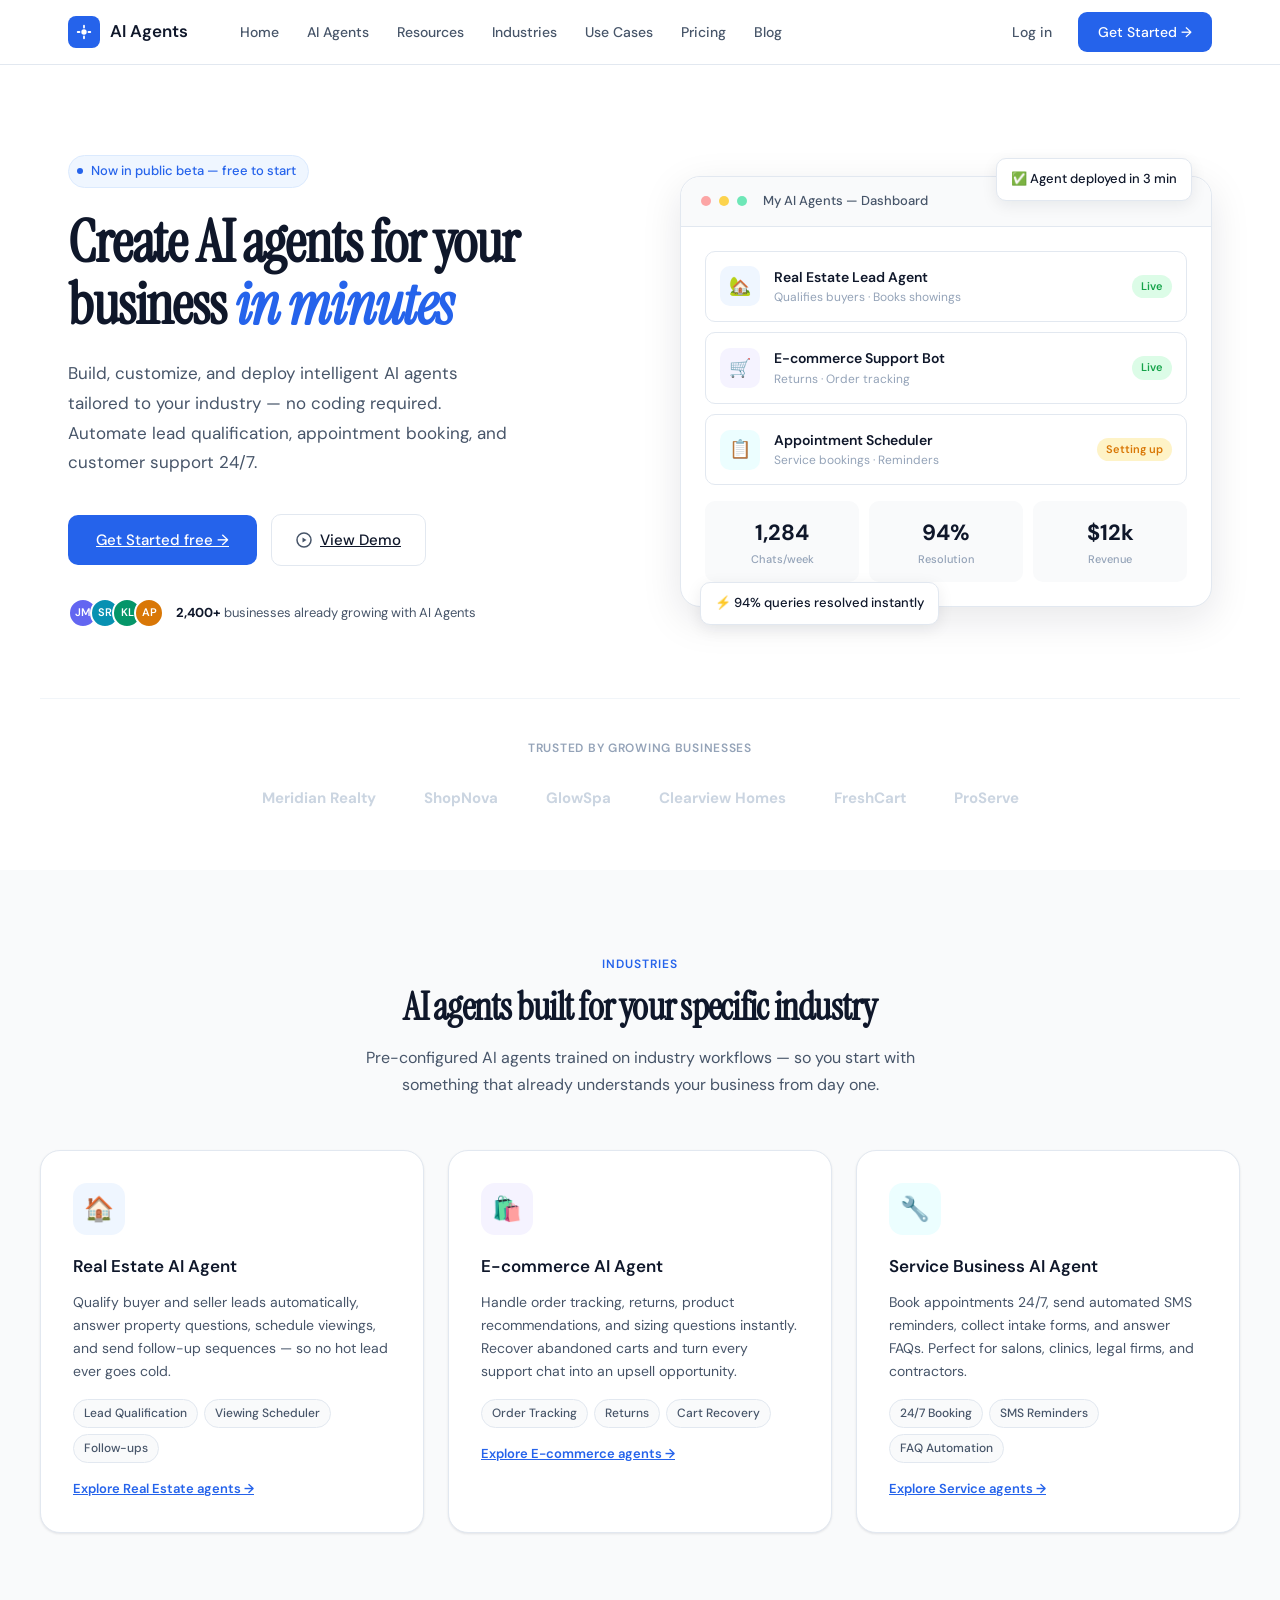
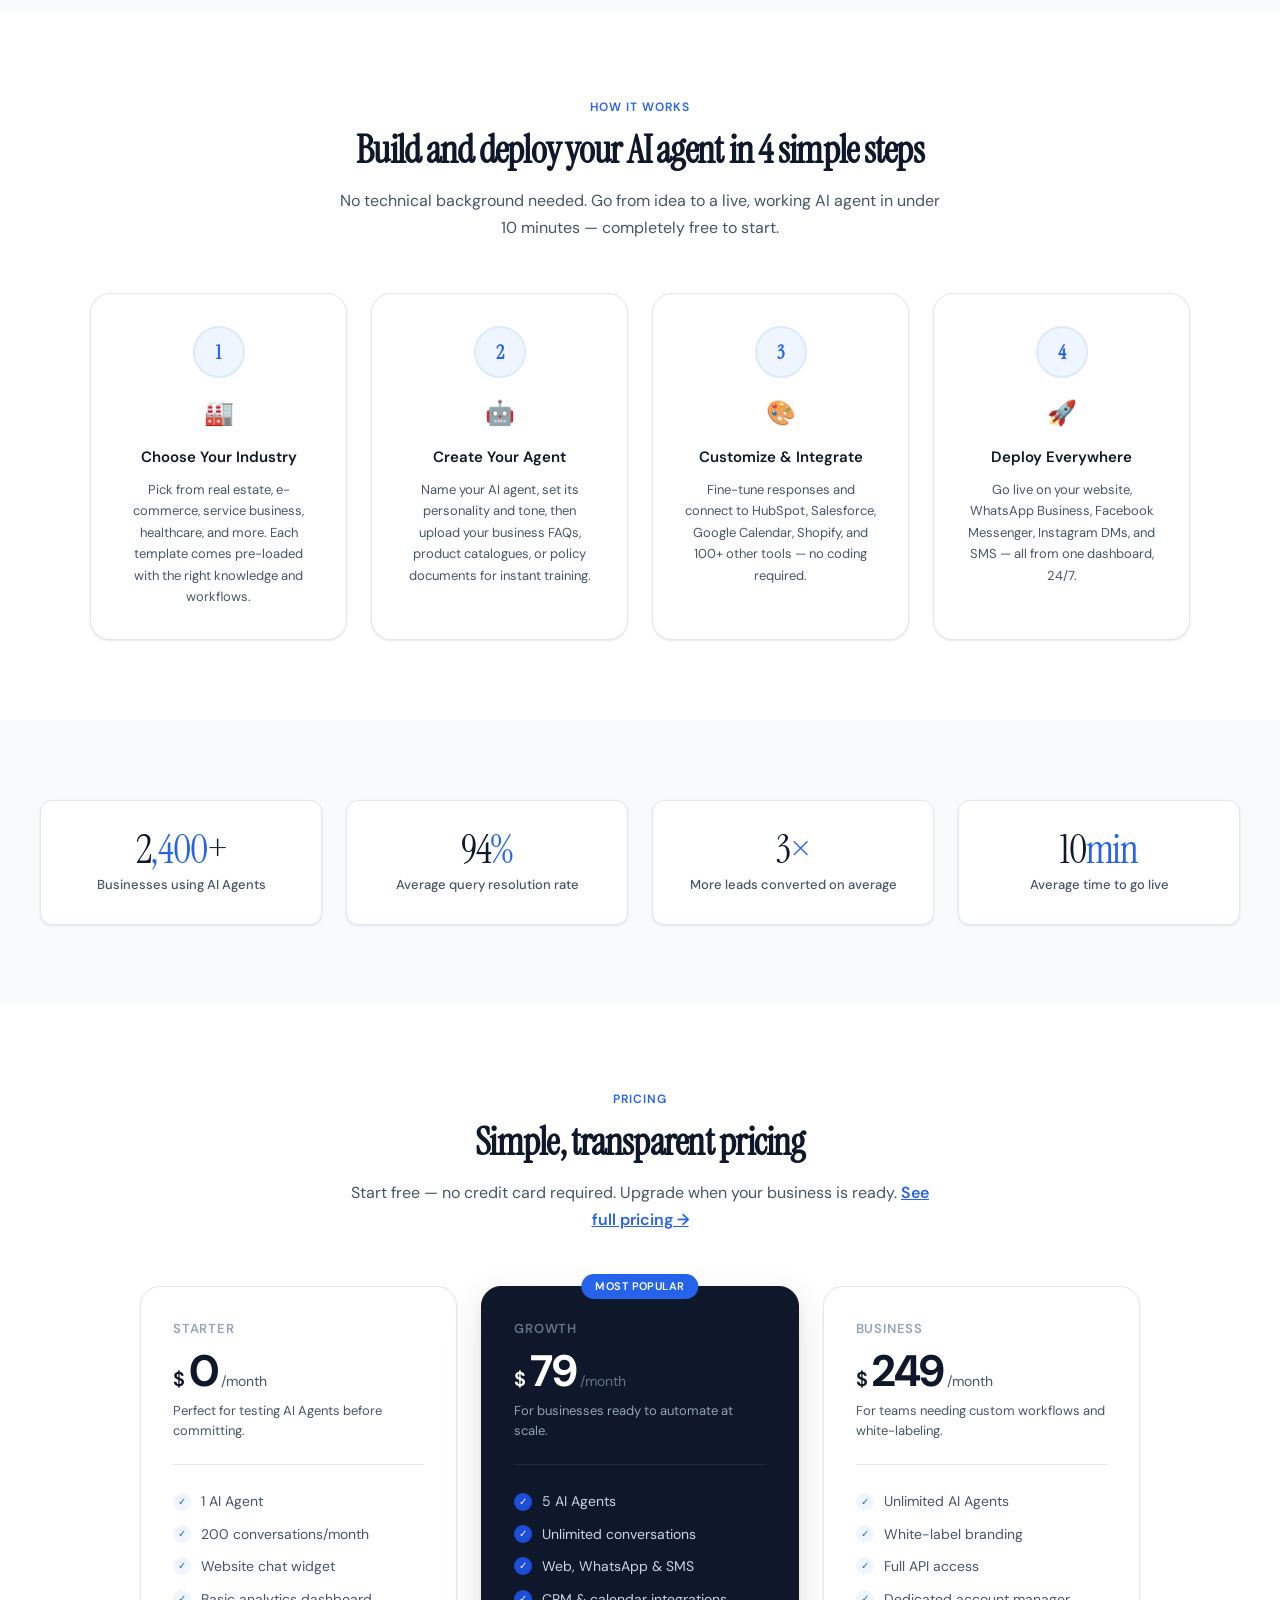
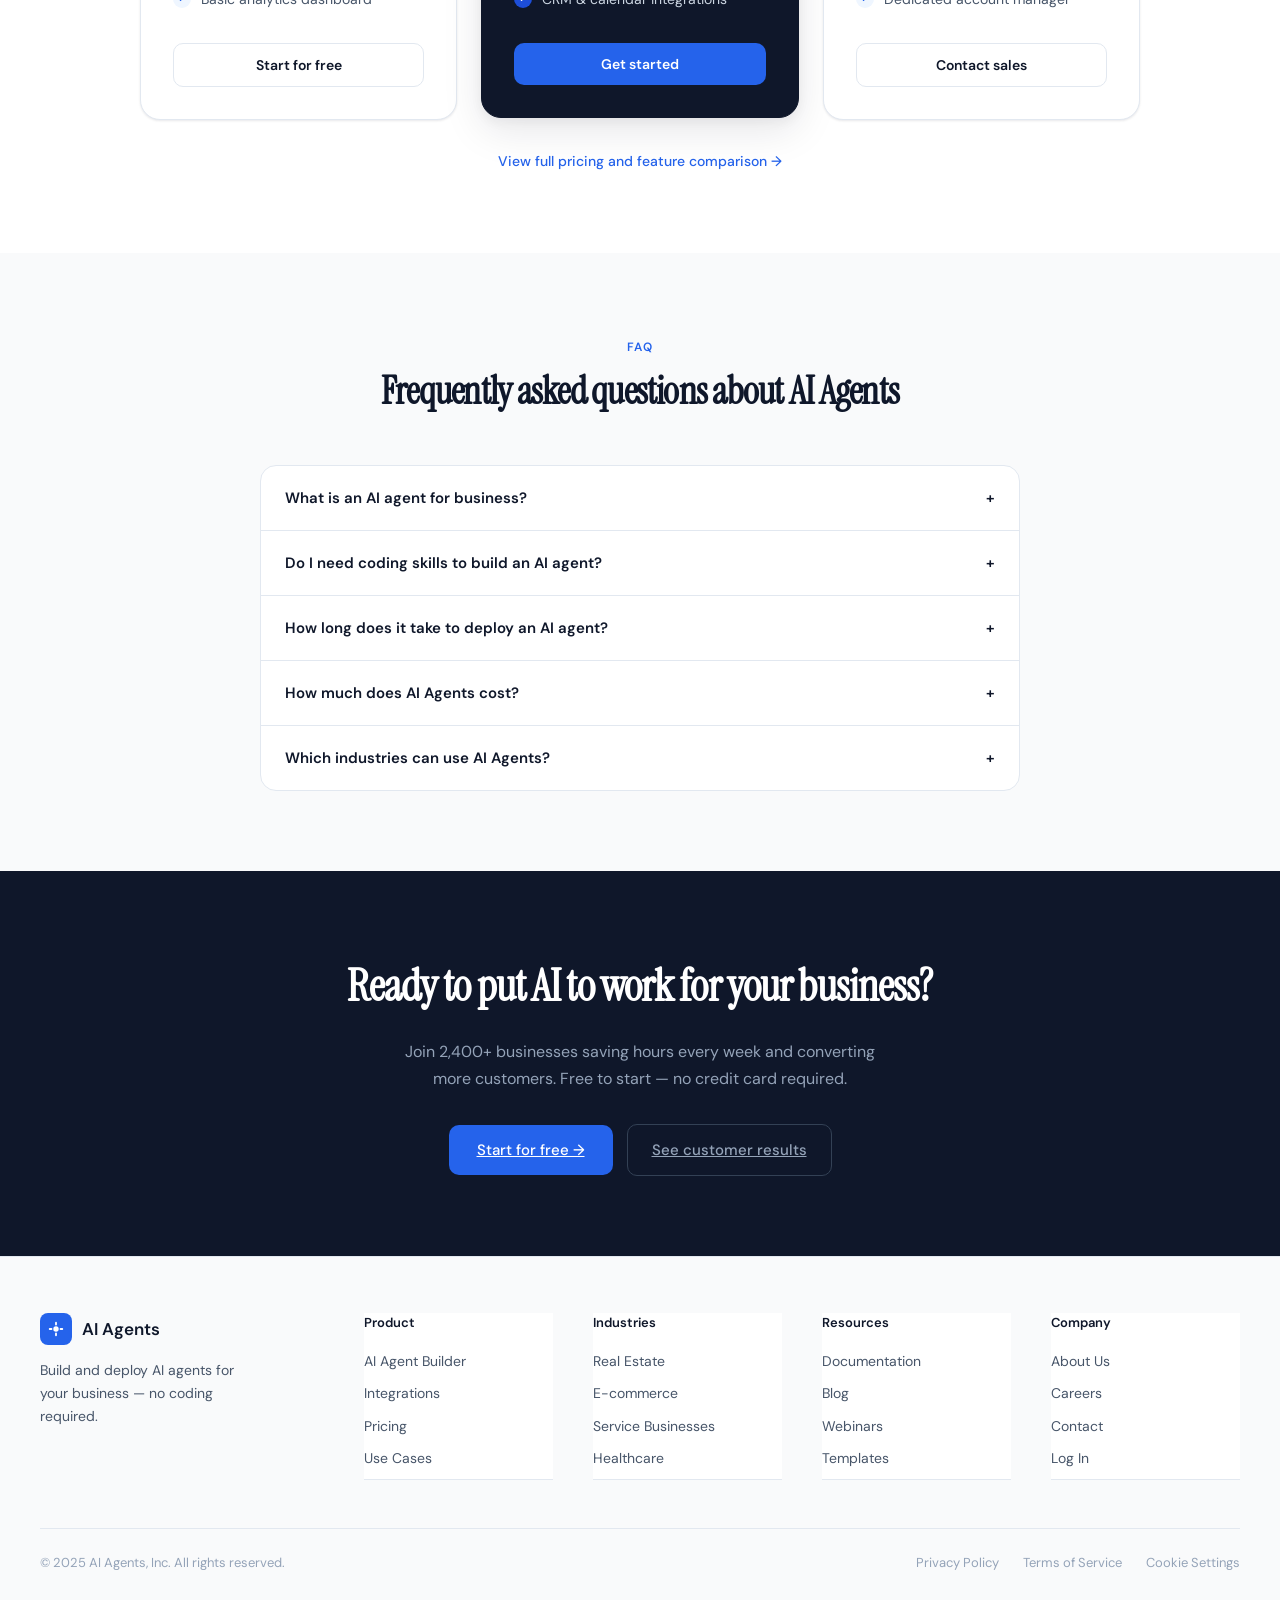
<file: index.html>
<!DOCTYPE html>
<html lang="en">
<head>
<meta charset="UTF-8">
<meta name="viewport" content="width=device-width, initial-scale=1.0">
<title>AI Agents — No-Code AI Agent Builder for Business | Deploy in Minutes</title>
<meta name="description" content="Build, customize, and deploy AI agents for your business without coding. Automate lead qualification, appointment booking, and customer support 24/7. Start free.">
<meta name="keywords" content="AI agent builder, no-code AI agents, business AI automation, AI chatbot for business, real estate AI agent, e-commerce AI chatbot, appointment booking AI, lead qualification AI">
<meta name="robots" content="index, follow, max-snippet:-1, max-image-preview:large">
<link rel="canonical" href="https://www.aiagents.com/">
<meta property="og:type" content="website">
<meta property="og:url" content="https://www.aiagents.com/">
<meta property="og:title" content="AI Agents — No-Code AI Agent Builder for Business">
<meta property="og:description" content="Create AI agents for your business in minutes — no coding required. Automate lead qualification, customer support, and appointment booking 24/7.">
<meta property="og:image" content="https://www.aiagents.com/og-image.png">
<meta property="og:site_name" content="AI Agents">
<meta name="twitter:card" content="summary_large_image">
<meta name="twitter:title" content="AI Agents — No-Code AI Agent Builder for Business">
<meta name="twitter:description" content="Build and deploy AI agents for real estate, e-commerce, and service businesses. No coding. Live in 10 minutes.">
<meta name="twitter:image" content="https://www.aiagents.com/og-image.png">
<meta name="theme-color" content="#2563EB">
<link rel="preconnect" href="https://fonts.googleapis.com">
<link href="https://fonts.googleapis.com/css2?family=Instrument+Serif:ital@0;1&family=DM+Sans:opsz,wght@9..40,400;9..40,500;9..40,600&display=swap" rel="stylesheet">
<link rel="stylesheet" href="shared.css">
<script type="application/ld+json">
{
  "@context":"https://schema.org",
  "@graph":[
    {"@type":"Organization","@id":"https://www.aiagents.com/#org","name":"AI Agents","url":"https://www.aiagents.com","description":"No-code AI agent platform for business automation."},
    {"@type":"WebSite","@id":"https://www.aiagents.com/#site","url":"https://www.aiagents.com","name":"AI Agents","publisher":{"@id":"https://www.aiagents.com/#org"}},
    {"@type":"SoftwareApplication","name":"AI Agents","applicationCategory":"BusinessApplication","operatingSystem":"Web","url":"https://www.aiagents.com","description":"No-code AI agent builder. Create and deploy intelligent AI agents for lead qualification, customer support, and appointment booking.","offers":[{"@type":"Offer","name":"Starter","price":"0","priceCurrency":"USD"},{"@type":"Offer","name":"Growth","price":"79","priceCurrency":"USD"},{"@type":"Offer","name":"Business","price":"249","priceCurrency":"USD"}],"aggregateRating":{"@type":"AggregateRating","ratingValue":"4.8","reviewCount":"312","bestRating":"5"}},
    {"@type":"FAQPage","mainEntity":[
      {"@type":"Question","name":"What is an AI agent for business?","acceptedAnswer":{"@type":"Answer","text":"An AI agent for business is an intelligent software assistant that holds natural conversations with customers, qualifies leads, books appointments, and completes tasks automatically — 24/7 without human intervention."}},
      {"@type":"Question","name":"Do I need coding skills to build an AI agent?","acceptedAnswer":{"@type":"Answer","text":"No. AI Agents is a completely no-code platform. Build, customize, and deploy a fully functional AI agent using a visual editor in under 10 minutes, with no technical background required."}},
      {"@type":"Question","name":"How much does AI Agents cost?","acceptedAnswer":{"@type":"Answer","text":"AI Agents offers a free Starter plan with 1 agent and 200 conversations/month. Growth is $79/month (5 agents, unlimited conversations). Business is $249/month (unlimited agents, white-label, API access)."}},
      {"@type":"Question","name":"Which industries can use AI Agents?","acceptedAnswer":{"@type":"Answer","text":"AI Agents is built for real estate, e-commerce, service businesses, healthcare, legal, and financial services. Each industry gets pre-trained templates ready to deploy immediately."}}
    ]}
  ]
}
</script>
<style>
@keyframes pulse{0%,100%{opacity:1}50%{opacity:.4}}
@keyframes floatBadge{0%,100%{transform:translateY(0)}50%{transform:translateY(-5px)}}
.hero-wrap{max-width:1200px;margin:0 auto;padding:90px 28px 70px;display:grid;grid-template-columns:1fr 1fr;gap:80px;align-items:center;}
details summary{list-style:none;cursor:pointer;}
details summary::-webkit-details-marker{display:none;}
@media(max-width:900px){.hero-wrap{grid-template-columns:1fr;}.steps-row{grid-template-columns:1fr 1fr!important;}}
</style>
</head>
<body>
<a href="#main" style="position:absolute;left:-9999px;top:0;background:#2563EB;color:white;padding:8px 16px;" onfocus="this.style.left='0'">Skip to main content</a>

<nav aria-label="Main navigation">
  <div class="nav-inner">
    <a href="index.html" class="logo" aria-label="AI Agents home">
      <div class="logo-icon"><svg viewBox="0 0 20 20" fill="none"><circle cx="10" cy="10" r="3" fill="white"/><path d="M10 2a1 1 0 011 1v2a1 1 0 01-2 0V3a1 1 0 011-1zm0 12a1 1 0 011 1v2a1 1 0 01-2 0v-2a1 1 0 011-1zM2 10a1 1 0 011-1h2a1 1 0 010 2H3a1 1 0 01-1-1zm12 0a1 1 0 011-1h2a1 1 0 010 2h-2a1 1 0 01-1-1z" fill="white" fill-rule="evenodd"/></svg></div>
      AI Agents
    </a>
    <ul class="nav-links" role="list">
      <li><a href="index.html" aria-current="page">Home</a></li>
      <li><a href="ai-agents.html">AI Agents</a></li>
      <li><a href="resources.html">Resources</a></li>
      <li><a href="industries.html">Industries</a></li>
      <li><a href="use-cases.html">Use Cases</a></li>
      <li><a href="pricing.html">Pricing</a></li>
      <li><a href="blog.html">Blog</a></li>
    </ul>
    <div class="nav-actions">
      <a href="login.html" class="btn-ghost">Log in</a>
      <a href="login.html#signup" class="btn-primary">Get Started →</a>
    </div>
  </div>
</nav>

<main id="main">

<section aria-labelledby="hero-heading">
  <div class="hero-wrap">
    <div>
      <div aria-hidden="true" style="display:inline-flex;align-items:center;gap:8px;background:#EFF6FF;border:1px solid #DBEAFE;color:#2563EB;font-size:13px;font-weight:500;padding:5px 12px 5px 8px;border-radius:100px;margin-bottom:24px;"><span style="width:6px;height:6px;background:#2563EB;border-radius:50%;animation:pulse 2s infinite;display:inline-block;"></span>Now in public beta — free to start</div>
      <h1 id="hero-heading" style="font-family:'Instrument Serif',serif;font-size:clamp(38px,5vw,58px);line-height:1.08;letter-spacing:-0.02em;color:#0F172A;margin-bottom:22px;">Create AI agents for your business <em style="font-style:italic;color:#2563EB;">in minutes</em></h1>
      <p style="font-size:17px;color:#475569;line-height:1.75;margin-bottom:36px;max-width:440px;">Build, customize, and deploy intelligent AI agents tailored to your industry — no coding required. Automate lead qualification, appointment booking, and customer support 24/7.</p>
      <div style="display:flex;align-items:center;gap:14px;flex-wrap:wrap;">
        <a href="login.html#signup" class="btn-hero">Get Started free →</a>
        <a href="ai-agents.html" class="btn-outline"><svg width="16" height="16" viewBox="0 0 16 16" fill="none" aria-hidden="true"><circle cx="8" cy="8" r="7" stroke="#475569" stroke-width="1.5"/><path d="M6.5 5.5l4 2.5-4 2.5V5.5z" fill="#475569"/></svg>View Demo</a>
      </div>
      <div style="margin-top:32px;display:flex;align-items:center;gap:12px;">
        <div aria-hidden="true" style="display:flex;">
          <div style="width:30px;height:30px;border-radius:50%;border:2px solid white;margin-right:-8px;background:#6366F1;font-size:11px;font-weight:600;display:flex;align-items:center;justify-content:center;color:white;">JM</div>
          <div style="width:30px;height:30px;border-radius:50%;border:2px solid white;margin-right:-8px;background:#0891B2;font-size:11px;font-weight:600;display:flex;align-items:center;justify-content:center;color:white;">SR</div>
          <div style="width:30px;height:30px;border-radius:50%;border:2px solid white;margin-right:-8px;background:#059669;font-size:11px;font-weight:600;display:flex;align-items:center;justify-content:center;color:white;">KL</div>
          <div style="width:30px;height:30px;border-radius:50%;border:2px solid white;background:#D97706;font-size:11px;font-weight:600;display:flex;align-items:center;justify-content:center;color:white;">AP</div>
        </div>
        <p style="font-size:13px;color:#475569;margin:0;"><strong style="color:#0F172A;">2,400+</strong> businesses already growing with AI Agents</p>
      </div>
    </div>
    <div aria-hidden="true" style="position:relative;">
      <div style="position:absolute;top:-18px;right:20px;background:white;border-radius:10px;border:1px solid #E2E8F0;box-shadow:0 4px 16px rgba(15,23,42,0.08);padding:10px 14px;display:flex;align-items:center;gap:8px;font-size:13px;font-weight:500;color:#0F172A;z-index:2;animation:floatBadge 3s ease-in-out infinite;">✅ Agent deployed in 3 min</div>
      <div style="background:white;border-radius:20px;border:1px solid #E2E8F0;box-shadow:0 12px 40px rgba(15,23,42,0.10);">
        <div style="background:#F9FAFB;border-bottom:1px solid #E2E8F0;padding:14px 20px;display:flex;align-items:center;gap:8px;border-radius:20px 20px 0 0;">
          <div style="width:10px;height:10px;border-radius:50%;background:#FCA5A5;"></div><div style="width:10px;height:10px;border-radius:50%;background:#FCD34D;"></div><div style="width:10px;height:10px;border-radius:50%;background:#6EE7B7;"></div>
          <span style="font-size:13px;color:#475569;font-weight:500;margin-left:8px;">My AI Agents — Dashboard</span>
        </div>
        <div style="padding:24px;">
          <div style="display:flex;align-items:center;gap:14px;padding:14px;border-radius:10px;border:1px solid #E2E8F0;margin-bottom:10px;"><div style="width:40px;height:40px;border-radius:10px;background:#EFF6FF;display:flex;align-items:center;justify-content:center;font-size:18px;flex-shrink:0;">🏡</div><div style="flex:1;"><div style="font-size:14px;font-weight:600;color:#0F172A;">Real Estate Lead Agent</div><div style="font-size:12px;color:#94A3B8;">Qualifies buyers · Books showings</div></div><span style="font-size:11px;font-weight:600;padding:3px 9px;border-radius:100px;background:#DCFCE7;color:#16A34A;">Live</span></div>
          <div style="display:flex;align-items:center;gap:14px;padding:14px;border-radius:10px;border:1px solid #E2E8F0;margin-bottom:10px;"><div style="width:40px;height:40px;border-radius:10px;background:#F5F3FF;display:flex;align-items:center;justify-content:center;font-size:18px;flex-shrink:0;">🛒</div><div style="flex:1;"><div style="font-size:14px;font-weight:600;color:#0F172A;">E-commerce Support Bot</div><div style="font-size:12px;color:#94A3B8;">Returns · Order tracking</div></div><span style="font-size:11px;font-weight:600;padding:3px 9px;border-radius:100px;background:#DCFCE7;color:#16A34A;">Live</span></div>
          <div style="display:flex;align-items:center;gap:14px;padding:14px;border-radius:10px;border:1px solid #E2E8F0;margin-bottom:16px;"><div style="width:40px;height:40px;border-radius:10px;background:#ECFEFF;display:flex;align-items:center;justify-content:center;font-size:18px;flex-shrink:0;">📋</div><div style="flex:1;"><div style="font-size:14px;font-weight:600;color:#0F172A;">Appointment Scheduler</div><div style="font-size:12px;color:#94A3B8;">Service bookings · Reminders</div></div><span style="font-size:11px;font-weight:600;padding:3px 9px;border-radius:100px;background:#FEF3C7;color:#D97706;">Setting up</span></div>
          <div style="display:grid;grid-template-columns:repeat(3,1fr);gap:10px;">
            <div style="background:#F9FAFB;border-radius:10px;padding:14px;text-align:center;"><div style="font-size:22px;font-weight:700;color:#0F172A;">1,284</div><div style="font-size:11px;color:#94A3B8;font-weight:500;">Chats/week</div></div>
            <div style="background:#F9FAFB;border-radius:10px;padding:14px;text-align:center;"><div style="font-size:22px;font-weight:700;color:#0F172A;">94%</div><div style="font-size:11px;color:#94A3B8;font-weight:500;">Resolution</div></div>
            <div style="background:#F9FAFB;border-radius:10px;padding:14px;text-align:center;"><div style="font-size:22px;font-weight:700;color:#0F172A;">$12k</div><div style="font-size:11px;color:#94A3B8;font-weight:500;">Revenue</div></div>
          </div>
        </div>
      </div>
      <div style="position:absolute;bottom:-18px;left:20px;background:white;border-radius:10px;border:1px solid #E2E8F0;box-shadow:0 4px 16px rgba(15,23,42,0.08);padding:10px 14px;display:flex;align-items:center;gap:8px;font-size:13px;font-weight:500;color:#0F172A;animation:floatBadge 3s ease-in-out infinite 1.5s;">⚡ 94% queries resolved instantly</div>
    </div>
  </div>
</section>

<div style="padding:40px 28px 60px;max-width:1200px;margin:0 auto;border-top:1px solid #F1F5F9;">
  <p style="text-align:center;font-size:12px;color:#94A3B8;font-weight:600;letter-spacing:0.06em;text-transform:uppercase;margin-bottom:28px;">Trusted by growing businesses</p>
  <div style="display:flex;align-items:center;justify-content:center;gap:48px;flex-wrap:wrap;">
    <span style="font-size:15px;font-weight:700;color:#CBD5E1;">Meridian Realty</span><span style="font-size:15px;font-weight:700;color:#CBD5E1;">ShopNova</span><span style="font-size:15px;font-weight:700;color:#CBD5E1;">GlowSpa</span><span style="font-size:15px;font-weight:700;color:#CBD5E1;">Clearview Homes</span><span style="font-size:15px;font-weight:700;color:#CBD5E1;">FreshCart</span><span style="font-size:15px;font-weight:700;color:#CBD5E1;">ProServe</span>
  </div>
</div>

<section class="section section-soft" aria-labelledby="industries-heading">
  <div class="container">
    <div class="section-header fade-up">
      <span class="section-eyebrow">Industries</span>
      <h2 id="industries-heading" class="section-title">AI agents built for your specific industry</h2>
      <p class="section-subtitle">Pre-configured AI agents trained on industry workflows — so you start with something that already understands your business from day one.</p>
    </div>
    <div class="grid-3">
      <article class="card fade-up">
        <div class="card-icon" aria-hidden="true">🏠</div>
        <h3>Real Estate AI Agent</h3>
        <p>Qualify buyer and seller leads automatically, answer property questions, schedule viewings, and send follow-up sequences — so no hot lead ever goes cold.</p>
        <div class="tags" style="margin-top:16px;"><span class="tag">Lead Qualification</span><span class="tag">Viewing Scheduler</span><span class="tag">Follow-ups</span></div>
        <a href="industries.html#real-estate" style="margin-top:16px;font-size:13px;font-weight:600;color:#2563EB;display:block;">Explore Real Estate agents →</a>
      </article>
      <article class="card fade-up">
        <div class="card-icon" style="background:#F5F3FF;" aria-hidden="true">🛍️</div>
        <h3>E-commerce AI Agent</h3>
        <p>Handle order tracking, returns, product recommendations, and sizing questions instantly. Recover abandoned carts and turn every support chat into an upsell opportunity.</p>
        <div class="tags" style="margin-top:16px;"><span class="tag">Order Tracking</span><span class="tag">Returns</span><span class="tag">Cart Recovery</span></div>
        <a href="industries.html#ecommerce" style="margin-top:16px;font-size:13px;font-weight:600;color:#2563EB;display:block;">Explore E-commerce agents →</a>
      </article>
      <article class="card fade-up">
        <div class="card-icon" style="background:#ECFEFF;" aria-hidden="true">🔧</div>
        <h3>Service Business AI Agent</h3>
        <p>Book appointments 24/7, send automated SMS reminders, collect intake forms, and answer FAQs. Perfect for salons, clinics, legal firms, and contractors.</p>
        <div class="tags" style="margin-top:16px;"><span class="tag">24/7 Booking</span><span class="tag">SMS Reminders</span><span class="tag">FAQ Automation</span></div>
        <a href="industries.html#services" style="margin-top:16px;font-size:13px;font-weight:600;color:#2563EB;display:block;">Explore Service agents →</a>
      </article>
    </div>
  </div>
</section>

<section class="section" aria-labelledby="how-heading">
  <div class="container">
    <div class="section-header fade-up">
      <span class="section-eyebrow">How it works</span>
      <h2 id="how-heading" class="section-title">Build and deploy your AI agent in 4 simple steps</h2>
      <p class="section-subtitle">No technical background needed. Go from idea to a live, working AI agent in under 10 minutes — completely free to start.</p>
    </div>
    <ol class="steps-row" style="display:grid;grid-template-columns:repeat(4,1fr);gap:24px;max-width:1100px;margin:0 auto;list-style:none;padding:0;">
      <li class="card fade-up" style="text-align:center;"><div style="width:52px;height:52px;border-radius:50%;background:#EFF6FF;border:2px solid #DBEAFE;color:#2563EB;font-size:20px;font-weight:700;display:flex;align-items:center;justify-content:center;margin:0 auto 16px;font-family:'Instrument Serif',serif;" aria-hidden="true">1</div><div style="font-size:24px;margin-bottom:12px;" aria-hidden="true">🏭</div><h3 style="font-size:15px;">Choose Your Industry</h3><p style="font-size:13px;">Pick from real estate, e-commerce, service business, healthcare, and more. Each template comes pre-loaded with the right knowledge and workflows.</p></li>
      <li class="card fade-up" style="text-align:center;"><div style="width:52px;height:52px;border-radius:50%;background:#EFF6FF;border:2px solid #DBEAFE;color:#2563EB;font-size:20px;font-weight:700;display:flex;align-items:center;justify-content:center;margin:0 auto 16px;font-family:'Instrument Serif',serif;" aria-hidden="true">2</div><div style="font-size:24px;margin-bottom:12px;" aria-hidden="true">🤖</div><h3 style="font-size:15px;">Create Your Agent</h3><p style="font-size:13px;">Name your AI agent, set its personality and tone, then upload your business FAQs, product catalogues, or policy documents for instant training.</p></li>
      <li class="card fade-up" style="text-align:center;"><div style="width:52px;height:52px;border-radius:50%;background:#EFF6FF;border:2px solid #DBEAFE;color:#2563EB;font-size:20px;font-weight:700;display:flex;align-items:center;justify-content:center;margin:0 auto 16px;font-family:'Instrument Serif',serif;" aria-hidden="true">3</div><div style="font-size:24px;margin-bottom:12px;" aria-hidden="true">🎨</div><h3 style="font-size:15px;">Customize &amp; Integrate</h3><p style="font-size:13px;">Fine-tune responses and connect to HubSpot, Salesforce, Google Calendar, Shopify, and 100+ other tools — no coding required.</p></li>
      <li class="card fade-up" style="text-align:center;"><div style="width:52px;height:52px;border-radius:50%;background:#EFF6FF;border:2px solid #DBEAFE;color:#2563EB;font-size:20px;font-weight:700;display:flex;align-items:center;justify-content:center;margin:0 auto 16px;font-family:'Instrument Serif',serif;" aria-hidden="true">4</div><div style="font-size:24px;margin-bottom:12px;" aria-hidden="true">🚀</div><h3 style="font-size:15px;">Deploy Everywhere</h3><p style="font-size:13px;">Go live on your website, WhatsApp Business, Facebook Messenger, Instagram DMs, and SMS — all from one dashboard, 24/7.</p></li>
    </ol>
  </div>
</section>

<section class="section section-soft" aria-label="Platform statistics">
  <div class="container">
    <div class="stat-grid fade-up">
      <div class="stat-box"><div class="stat-num">2<span>,400</span>+</div><div class="stat-lbl">Businesses using AI Agents</div></div>
      <div class="stat-box"><div class="stat-num">94<span>%</span></div><div class="stat-lbl">Average query resolution rate</div></div>
      <div class="stat-box"><div class="stat-num">3<span>×</span></div><div class="stat-lbl">More leads converted on average</div></div>
      <div class="stat-box"><div class="stat-num">10<span>min</span></div><div class="stat-lbl">Average time to go live</div></div>
    </div>
  </div>
</section>

<section class="section" aria-labelledby="pricing-heading">
  <div class="container">
    <div class="section-header fade-up">
      <span class="section-eyebrow">Pricing</span>
      <h2 id="pricing-heading" class="section-title">Simple, transparent pricing</h2>
      <p class="section-subtitle">Start free — no credit card required. Upgrade when your business is ready. <a href="pricing.html" style="color:#2563EB;font-weight:600;">See full pricing →</a></p>
    </div>
    <div class="pricing-grid fade-up">
      <div class="pricing-card"><div class="plan-name">Starter</div><div class="price-row"><span class="currency">$</span><span class="amount">0</span><span class="period">/month</span></div><p class="plan-desc">Perfect for testing AI Agents before committing.</p><hr class="pricing-divider"><ul class="feature-list-p"><li><span class="pcheck">✓</span>1 AI Agent</li><li><span class="pcheck">✓</span>200 conversations/month</li><li><span class="pcheck">✓</span>Website chat widget</li><li><span class="pcheck">✓</span>Basic analytics dashboard</li></ul><button class="btn-plan btn-plan-outline" onclick="location.href='login.html#signup'">Start for free</button></div>
      <div class="pricing-card featured"><div class="popular-badge">Most Popular</div><div class="plan-name">Growth</div><div class="price-row"><span class="currency">$</span><span class="amount">79</span><span class="period">/month</span></div><p class="plan-desc">For businesses ready to automate at scale.</p><hr class="pricing-divider"><ul class="feature-list-p"><li><span class="pcheck">✓</span>5 AI Agents</li><li><span class="pcheck">✓</span>Unlimited conversations</li><li><span class="pcheck">✓</span>Web, WhatsApp &amp; SMS</li><li><span class="pcheck">✓</span>CRM &amp; calendar integrations</li></ul><button class="btn-plan btn-plan-filled" onclick="location.href='login.html#signup'">Get started</button></div>
      <div class="pricing-card"><div class="plan-name">Business</div><div class="price-row"><span class="currency">$</span><span class="amount">249</span><span class="period">/month</span></div><p class="plan-desc">For teams needing custom workflows and white-labeling.</p><hr class="pricing-divider"><ul class="feature-list-p"><li><span class="pcheck">✓</span>Unlimited AI Agents</li><li><span class="pcheck">✓</span>White-label branding</li><li><span class="pcheck">✓</span>Full API access</li><li><span class="pcheck">✓</span>Dedicated account manager</li></ul><button class="btn-plan btn-plan-outline" onclick="location.href='pricing.html'">Contact sales</button></div>
    </div>
    <p style="text-align:center;margin-top:28px;"><a href="pricing.html" style="color:#2563EB;font-size:14px;font-weight:500;text-decoration:none;">View full pricing and feature comparison →</a></p>
  </div>
</section>

<section class="section section-soft" aria-labelledby="faq-heading">
  <div class="container" style="max-width:760px;">
    <div class="section-header fade-up">
      <span class="section-eyebrow">FAQ</span>
      <h2 id="faq-heading" class="section-title">Frequently asked questions about AI Agents</h2>
    </div>
    <div class="fade-up" style="border:1px solid #E2E8F0;border-radius:16px;overflow:hidden;background:white;">
      <details style="border-bottom:1px solid #E2E8F0;padding:20px 24px;">
        <summary style="font-size:15px;font-weight:600;color:#0F172A;display:flex;justify-content:space-between;">What is an AI agent for business? <span>+</span></summary>
        <p style="padding-top:12px;font-size:14px;color:#475569;line-height:1.75;">An AI agent for business is an intelligent software assistant that holds natural conversations with customers, qualifies leads, books appointments, and completes tasks automatically — 24/7 without human intervention. Unlike basic chatbots that follow rigid scripts, AI agents understand context and intent to handle complex conversations naturally.</p>
      </details>
      <details style="border-bottom:1px solid #E2E8F0;padding:20px 24px;">
        <summary style="font-size:15px;font-weight:600;color:#0F172A;display:flex;justify-content:space-between;">Do I need coding skills to build an AI agent? <span>+</span></summary>
        <p style="padding-top:12px;font-size:14px;color:#475569;line-height:1.75;">No coding skills are needed whatsoever. AI Agents is a completely no-code platform. Build, customize, and deploy a fully functional AI agent using a visual editor in under 10 minutes, using plain English instructions.</p>
      </details>
      <details style="border-bottom:1px solid #E2E8F0;padding:20px 24px;">
        <summary style="font-size:15px;font-weight:600;color:#0F172A;display:flex;justify-content:space-between;">How long does it take to deploy an AI agent? <span>+</span></summary>
        <p style="padding-top:12px;font-size:14px;color:#475569;line-height:1.75;">Most businesses deploy their first AI agent in under 10 minutes. Choose an industry template, customise the agent's name and personality, upload your business documents, and click Deploy. The agent is immediately live on your website or messaging channels.</p>
      </details>
      <details style="border-bottom:1px solid #E2E8F0;padding:20px 24px;">
        <summary style="font-size:15px;font-weight:600;color:#0F172A;display:flex;justify-content:space-between;">How much does AI Agents cost? <span>+</span></summary>
        <p style="padding-top:12px;font-size:14px;color:#475569;line-height:1.75;">The Starter plan is free forever — 1 agent, 200 conversations/month. Growth is $79/month (5 agents, unlimited conversations, all channels). Business is $249/month (unlimited agents, white-label, API, dedicated manager). Annual billing saves 20%.</p>
      </details>
      <details style="padding:20px 24px;">
        <summary style="font-size:15px;font-weight:600;color:#0F172A;display:flex;justify-content:space-between;">Which industries can use AI Agents? <span>+</span></summary>
        <p style="padding-top:12px;font-size:14px;color:#475569;line-height:1.75;">AI Agents is purpose-built for real estate agencies, e-commerce stores, service businesses (salons, clinics, contractors), healthcare providers, legal firms, and financial services companies. Every industry gets pre-trained templates that are ready to deploy on day one.</p>
      </details>
    </div>
  </div>
</section>

<div class="cta-band">
  <div class="container" style="text-align:center;">
    <h2>Ready to put AI to work for your business?</h2>
    <p>Join 2,400+ businesses saving hours every week and converting more customers. Free to start — no credit card required.</p>
    <div class="cta-actions">
      <a href="login.html#signup" class="btn-cta">Start for free →</a>
      <a href="use-cases.html" class="btn-cta-ghost">See customer results</a>
    </div>
  </div>
</div>

</main>

<footer>
  <div class="footer-inner">
    <div class="footer-top">
      <div class="footer-brand">
        <a href="index.html" class="logo"><div class="logo-icon"><svg viewBox="0 0 20 20" fill="none"><circle cx="10" cy="10" r="3" fill="white"/><path d="M10 2a1 1 0 011 1v2a1 1 0 01-2 0V3a1 1 0 011-1zm0 12a1 1 0 011 1v2a1 1 0 01-2 0v-2a1 1 0 011-1zM2 10a1 1 0 011-1h2a1 1 0 010 2H3a1 1 0 01-1-1zm12 0a1 1 0 011-1h2a1 1 0 010 2h-2a1 1 0 01-1-1z" fill="white" fill-rule="evenodd"/></svg></div>AI Agents</a>
        <p>Build and deploy AI agents for your business — no coding required.</p>
      </div>
      <nav class="footer-col" aria-label="Product"><h5>Product</h5><a href="ai-agents.html">AI Agent Builder</a><a href="ai-agents.html">Integrations</a><a href="pricing.html">Pricing</a><a href="use-cases.html">Use Cases</a></nav>
      <nav class="footer-col" aria-label="Industries"><h5>Industries</h5><a href="industries.html#real-estate">Real Estate</a><a href="industries.html#ecommerce">E-commerce</a><a href="industries.html#services">Service Businesses</a><a href="industries.html">Healthcare</a></nav>
      <nav class="footer-col" aria-label="Resources"><h5>Resources</h5><a href="resources.html">Documentation</a><a href="blog.html">Blog</a><a href="resources.html#webinars">Webinars</a><a href="resources.html">Templates</a></nav>
      <nav class="footer-col" aria-label="Company"><h5>Company</h5><a href="#">About Us</a><a href="#">Careers</a><a href="#">Contact</a><a href="login.html">Log In</a></nav>
    </div>
    <div class="footer-bottom">
      <p>© 2025 AI Agents, Inc. All rights reserved.</p>
      <div class="footer-legal"><a href="#">Privacy Policy</a><a href="#">Terms of Service</a><a href="#">Cookie Settings</a></div>
    </div>
  </div>
</footer>
<script>const obs=new IntersectionObserver(e=>e.forEach(x=>{if(x.isIntersecting){x.target.classList.add('visible');obs.unobserve(x.target);}}),{threshold:0.1});document.querySelectorAll('.fade-up').forEach((el,i)=>{el.style.transitionDelay=(i*0.08)+'s';obs.observe(el);});</script>
</body>
</html>
</file>
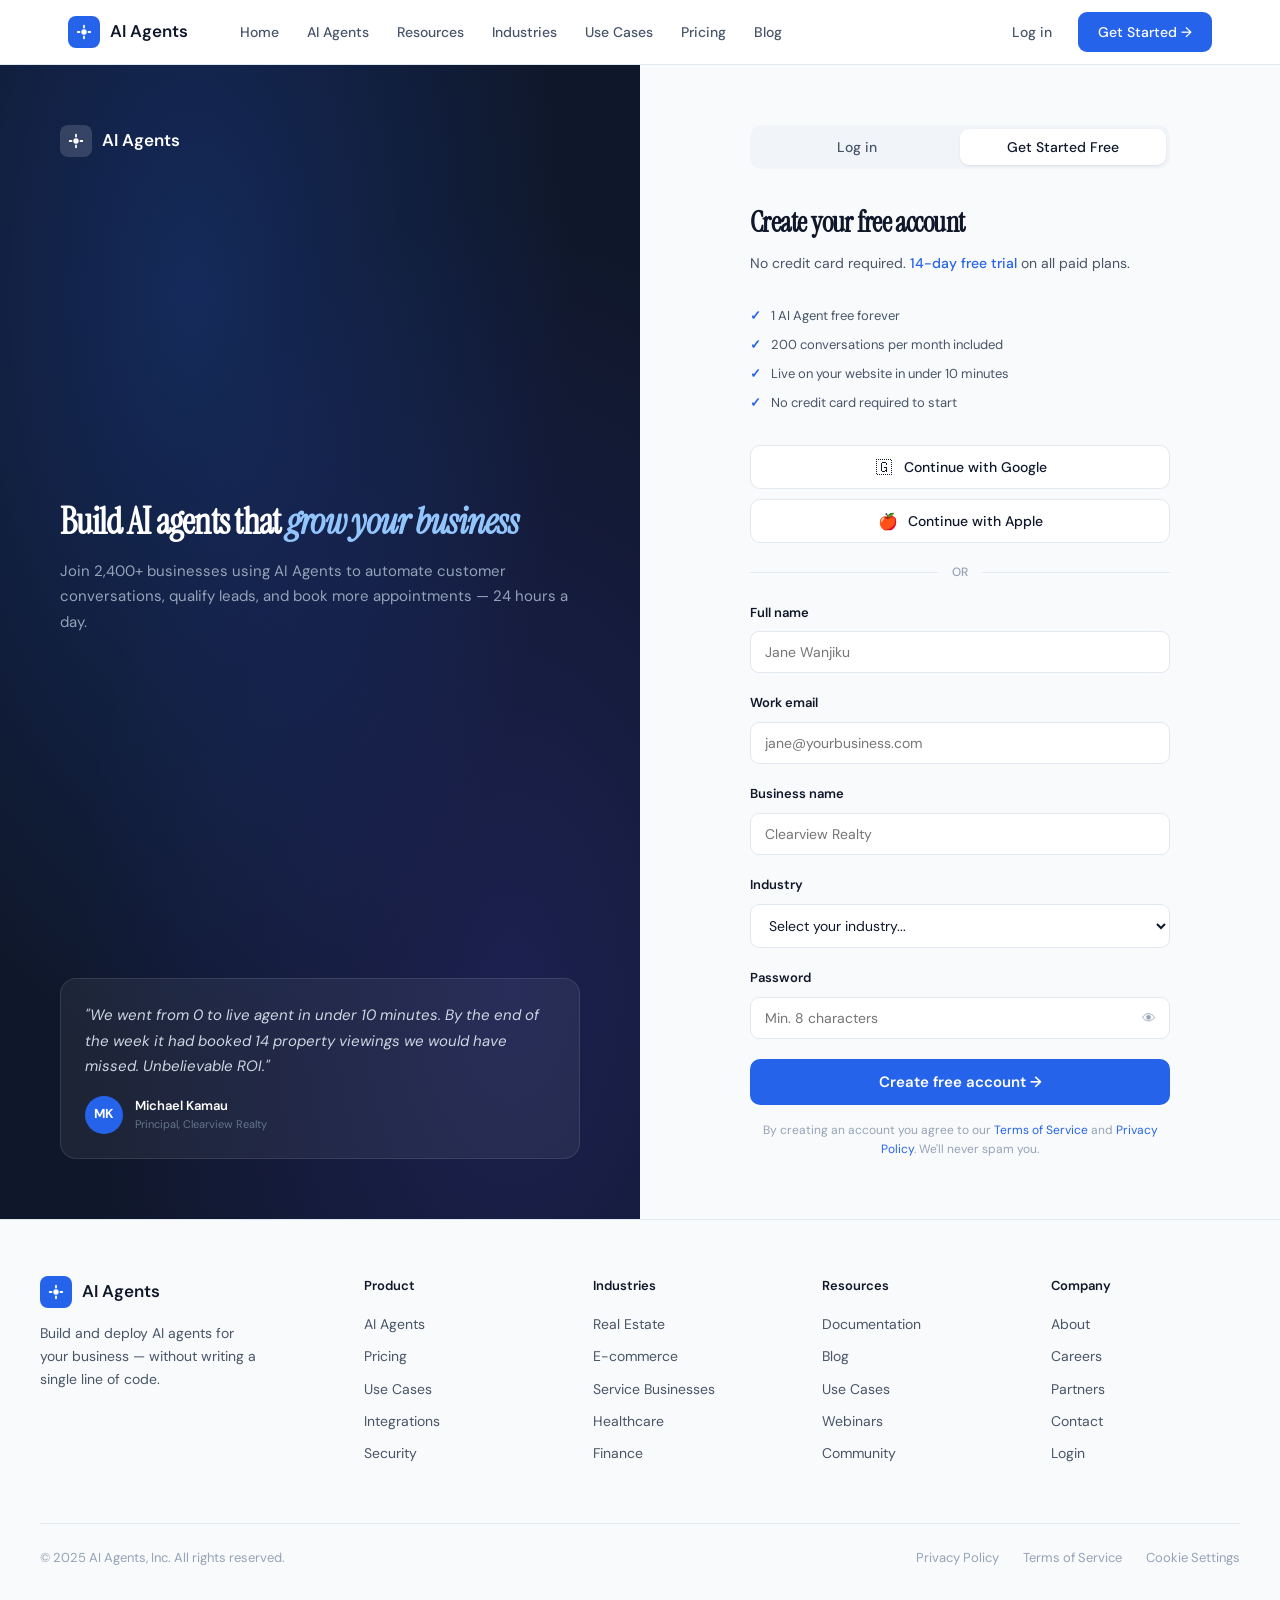
<file: login.html>
<!DOCTYPE html>
<html lang="en">
<head>
<meta charset="UTF-8">
<!-- SEO -->
<title>Log In or Sign Up Free — AI Agents</title>
<meta name="description" content="Log in to your AI Agents account or create a free account. No credit card required. Build your first AI agent in under 10 minutes.">
<meta name="keywords" content="AI agents login, create AI agent account, free AI agent signup, AI agent builder sign up">
<meta name="robots" content="noindex, nofollow">
<link rel="canonical" href="https://www.aiagents.com/login.html">
<meta property="og:type" content="website">
<meta property="og:url" content="https://www.aiagents.com/login.html">
<meta property="og:title" content="Log In or Sign Up Free — AI Agents">
<meta property="og:description" content="Log in to your AI Agents account or create a free account. No credit card required. Build your first AI agent in under 10 minutes.">
<meta property="og:image" content="https://www.aiagents.com/og-image.png">
<meta property="og:site_name" content="AI Agents">
<meta name="twitter:card" content="summary_large_image">
<meta name="twitter:title" content="Log In or Sign Up Free — AI Agents">
<meta name="twitter:description" content="Log in to your AI Agents account or create a free account. No credit card required. Build your first AI agent in under 10 minutes.">
<meta name="twitter:image" content="https://www.aiagents.com/og-image.png">
<meta name="theme-color" content="#2563EB">
<script type="application/ld+json">{"@context":"https://schema.org","@type":"WebPage","name":"AI Agents — Login & Sign Up","description":"Log in or create a free AI Agents account. No credit card required. Deploy your first AI agent in under 10 minutes.","url":"https://www.aiagents.com/login.html"}</script><meta name="viewport" content="width=device-width, initial-scale=1.0">

<link href="https://fonts.googleapis.com/css2?family=Instrument+Serif:ital@0;1&family=DM+Sans:opsz,wght@9..40,400;9..40,500;9..40,600&display=swap" rel="stylesheet">
<link rel="stylesheet" href="shared.css">
<style>
body{background:var(--bg-soft);}
.auth-page{min-height:100vh;display:grid;grid-template-columns:1fr 1fr;}
.auth-left{background:var(--dark);padding:60px;display:flex;flex-direction:column;justify-content:space-between;position:relative;overflow:hidden;}
.auth-left::before{content:'';position:absolute;inset:0;background:radial-gradient(ellipse at 30% 20%, rgba(37,99,235,0.25) 0%, transparent 60%), radial-gradient(ellipse at 80% 80%, rgba(79,70,229,0.2) 0%, transparent 60%);}
.auth-brand{position:relative;z-index:1;}
.auth-brand .logo{color:white;margin-bottom:0;}
.auth-brand .logo-icon{background:rgba(255,255,255,0.15);}
.auth-headline{position:relative;z-index:1;}
.auth-headline h2{font-family:'Instrument Serif',serif;font-size:36px;color:white;line-height:1.2;letter-spacing:-0.02em;margin-bottom:16px;}
.auth-headline h2 em{font-style:italic;color:#93C5FD;}
.auth-headline p{font-size:15px;color:#94A3B8;line-height:1.7;}
.auth-testimonial{position:relative;z-index:1;background:rgba(255,255,255,0.06);border:1px solid rgba(255,255,255,0.1);border-radius:16px;padding:24px;}
.auth-testimonial blockquote{font-size:15px;color:#CBD5E1;line-height:1.7;font-style:italic;margin-bottom:16px;}
.auth-testimonial-author{display:flex;align-items:center;gap:12px;}
.auth-avatar{width:38px;height:38px;border-radius:50%;display:flex;align-items:center;justify-content:center;font-size:13px;font-weight:700;color:white;}
.auth-author-name{font-size:13px;font-weight:600;color:white;}
.auth-author-role{font-size:11px;color:#64748B;}

.auth-right{display:flex;align-items:center;justify-content:center;padding:60px 40px;}
.auth-box{width:100%;max-width:420px;}
.auth-tabs{display:flex;background:var(--bg-subtle);border-radius:12px;padding:4px;margin-bottom:32px;}
.auth-tab{flex:1;padding:9px;text-align:center;border-radius:9px;border:none;background:none;font-size:14px;font-weight:500;color:var(--slate);cursor:pointer;transition:all 0.15s;font-family:inherit;}
.auth-tab.active{background:white;color:var(--dark);box-shadow:var(--shadow-sm);}
.auth-box h3{font-family:'Instrument Serif',serif;font-size:28px;color:var(--dark);letter-spacing:-0.02em;margin-bottom:6px;}
.auth-box .sub{font-size:14px;color:var(--slate);margin-bottom:28px;}
.auth-box .sub a{color:var(--blue);font-weight:500;text-decoration:none;}

.social-btn{width:100%;padding:11px;border-radius:10px;border:1.5px solid var(--border);background:white;font-size:14px;font-weight:500;cursor:pointer;font-family:inherit;color:var(--dark);display:flex;align-items:center;justify-content:center;gap:10px;transition:all 0.15s;margin-bottom:10px;}
.social-btn:hover{border-color:#94A3B8;background:var(--bg-soft);}
.social-icon{width:20px;height:20px;display:flex;align-items:center;justify-content:center;font-size:16px;}

.divider{display:flex;align-items:center;gap:14px;margin:20px 0;}
.divider-line{flex:1;height:1px;background:var(--border);}
.divider-text{font-size:12px;color:var(--light-slate);font-weight:500;}

.form-panel{display:none;}
.form-panel.active{display:block;}

.password-wrap{position:relative;}
.password-wrap input{padding-right:44px;}
.pw-toggle{position:absolute;right:14px;top:50%;transform:translateY(-50%);background:none;border:none;cursor:pointer;color:var(--light-slate);font-size:14px;padding:0;}

.terms{font-size:12px;color:var(--light-slate);text-align:center;margin-top:16px;line-height:1.6;}
.terms a{color:var(--blue);text-decoration:none;}

.forgot{font-size:13px;color:var(--blue);text-decoration:none;font-weight:500;}
.forgot:hover{text-decoration:underline;}

.benefits{list-style:none;margin-bottom:28px;}
.benefits li{display:flex;align-items:center;gap:10px;font-size:13px;color:var(--slate);padding:4px 0;}
.benefits li::before{content:'✓';color:var(--blue);font-weight:700;}

@media(max-width:900px){.auth-page{grid-template-columns:1fr;}.auth-left{display:none;}.auth-right{padding:40px 20px;min-height:100vh;}}
</style>
<meta name="robots" content="noindex, nofollow">
</head>
<body>
<a href="#main" style="position:absolute;left:-9999px;top:0;background:#2563EB;color:white;padding:8px 16px;border-radius:0 0 8px 8px;font-size:14px;font-weight:600;z-index:9999;" onfocus="this.style.left='0'">Skip to main content</a>

<div id="nav-placeholder"></div>

<main id="main">
<h1 style="position:absolute;width:1px;height:1px;padding:0;overflow:hidden;clip:rect(0,0,0,0);white-space:nowrap;border:0;">AI Agents — Log In or Create a Free Account</h1>
<div class="auth-page" role="main" aria-label="Authentication">
  <!-- Left panel -->
  <div class="auth-left">
    <div class="auth-brand">
      <a href="index.html" class="logo">
        <div class="logo-icon">
          <svg viewBox="0 0 20 20" width="18" height="18" fill="none"><circle cx="10" cy="10" r="3" fill="white"/><path d="M10 2a1 1 0 011 1v2a1 1 0 01-2 0V3a1 1 0 011-1zm0 12a1 1 0 011 1v2a1 1 0 01-2 0v-2a1 1 0 011-1zM2 10a1 1 0 011-1h2a1 1 0 010 2H3a1 1 0 01-1-1zm12 0a1 1 0 011-1h2a1 1 0 010 2h-2a1 1 0 01-1-1z" fill="white" fill-rule="evenodd"/></svg>
        </div>
        AI Agents
      </a>
    </div>
    <div class="auth-headline">
      <h2>Build AI agents that <em>grow your business</em></h2>
      <p>Join 2,400+ businesses using AI Agents to automate customer conversations, qualify leads, and book more appointments — 24 hours a day.</p>
    </div>
    <div class="auth-testimonial">
      <blockquote>"We went from 0 to live agent in under 10 minutes. By the end of the week it had booked 14 property viewings we would have missed. Unbelievable ROI."</blockquote>
      <div class="auth-testimonial-author">
        <div class="auth-avatar" style="background:#2563EB;">MK</div>
        <div><div class="auth-author-name">Michael Kamau</div><div class="auth-author-role">Principal, Clearview Realty</div></div>
      </div>
    </div>
  </div>

  <!-- Right panel -->
  <div class="auth-right" aria-label="Login and signup forms">
    <div class="auth-box">
      <div class="auth-tabs">
        <button class="auth-tab" id="login-tab" onclick="showTab('login')">Log in</button>
        <button class="auth-tab active" id="signup-tab" onclick="showTab('signup')">Get Started Free</button>
      </div>

      <!-- SIGNUP -->
      <div class="form-panel active" id="signup-panel">
        <h3>Create your free account</h3>
        <p class="sub">No credit card required. <a href="#">14-day free trial</a> on all paid plans.</p>

        <ul class="benefits">
          <li>1 AI Agent free forever</li>
          <li>200 conversations per month included</li>
          <li>Live on your website in under 10 minutes</li>
          <li>No credit card required to start</li>
        </ul>

        <button class="social-btn"><span class="social-icon">🇬</span> Continue with Google</button>
        <button class="social-btn"><span class="social-icon">🍎</span> Continue with Apple</button>

        <div class="divider"><div class="divider-line"></div><span class="divider-text">OR</span><div class="divider-line"></div></div>

        <div class="form-group">
          <label>Full name</label>
          <input type="text" placeholder="Jane Wanjiku">
        </div>
        <div class="form-group">
          <label>Work email</label>
          <input type="email" placeholder="jane@yourbusiness.com">
        </div>
        <div class="form-group">
          <label>Business name</label>
          <input type="text" placeholder="Clearview Realty">
        </div>
        <div class="form-group">
          <label>Industry</label>
          <select>
            <option value="">Select your industry...</option>
            <option>Real Estate</option>
            <option>E-commerce</option>
            <option>Salon / Beauty</option>
            <option>Clinic / Healthcare</option>
            <option>Legal / Professional Services</option>
            <option>Restaurant / Hospitality</option>
            <option>Other</option>
          </select>
        </div>
        <div class="form-group">
          <label>Password</label>
          <div class="password-wrap">
            <input type="password" id="signup-pw" placeholder="Min. 8 characters">
            <button class="pw-toggle" onclick="togglePw('signup-pw')">👁</button>
          </div>
        </div>
        <button class="form-submit">Create free account →</button>
        <p class="terms">By creating an account you agree to our <a href="#">Terms of Service</a> and <a href="#">Privacy Policy</a>. We'll never spam you.</p>
      </div>

      <!-- LOGIN -->
      <div class="form-panel" id="login-panel">
        <h3>Welcome back</h3>
        <p class="sub">New here? <a href="#" onclick="showTab('signup')">Create a free account</a></p>

        <button class="social-btn"><span class="social-icon">🇬</span> Continue with Google</button>
        <button class="social-btn"><span class="social-icon">🍎</span> Continue with Apple</button>

        <div class="divider"><div class="divider-line"></div><span class="divider-text">OR</span><div class="divider-line"></div></div>

        <div class="form-group">
          <label>Email address</label>
          <input type="email" placeholder="jane@yourbusiness.com">
        </div>
        <div class="form-group">
          <div style="display:flex;justify-content:space-between;align-items:center;margin-bottom:8px;">
            <label style="margin:0;">Password</label>
            <a href="#" class="forgot">Forgot password?</a>
          </div>
          <div class="password-wrap">
            <input type="password" id="login-pw" placeholder="Your password">
            <button class="pw-toggle" onclick="togglePw('login-pw')">👁</button>
          </div>
        </div>
        <button class="form-submit">Log in to my account →</button>
        <p class="terms" style="margin-top:20px;">Having trouble? <a href="#">Contact support</a></p>
      </div>
    </div>
  </div>
</div>

</main>
<div id="footer-placeholder"></div>
<script src="nav.js"></script>
<script>
initPage('');
function showTab(tab) {
  document.getElementById('login-tab').classList.toggle('active', tab === 'login');
  document.getElementById('signup-tab').classList.toggle('active', tab === 'signup');
  document.getElementById('login-panel').classList.toggle('active', tab === 'login');
  document.getElementById('signup-panel').classList.toggle('active', tab === 'signup');
}
function togglePw(id) {
  const inp = document.getElementById(id);
  inp.type = inp.type === 'password' ? 'text' : 'password';
}
// Check for #signup hash
if(window.location.hash === '#signup') showTab('signup');
</script>
</body>
</html>
</file>
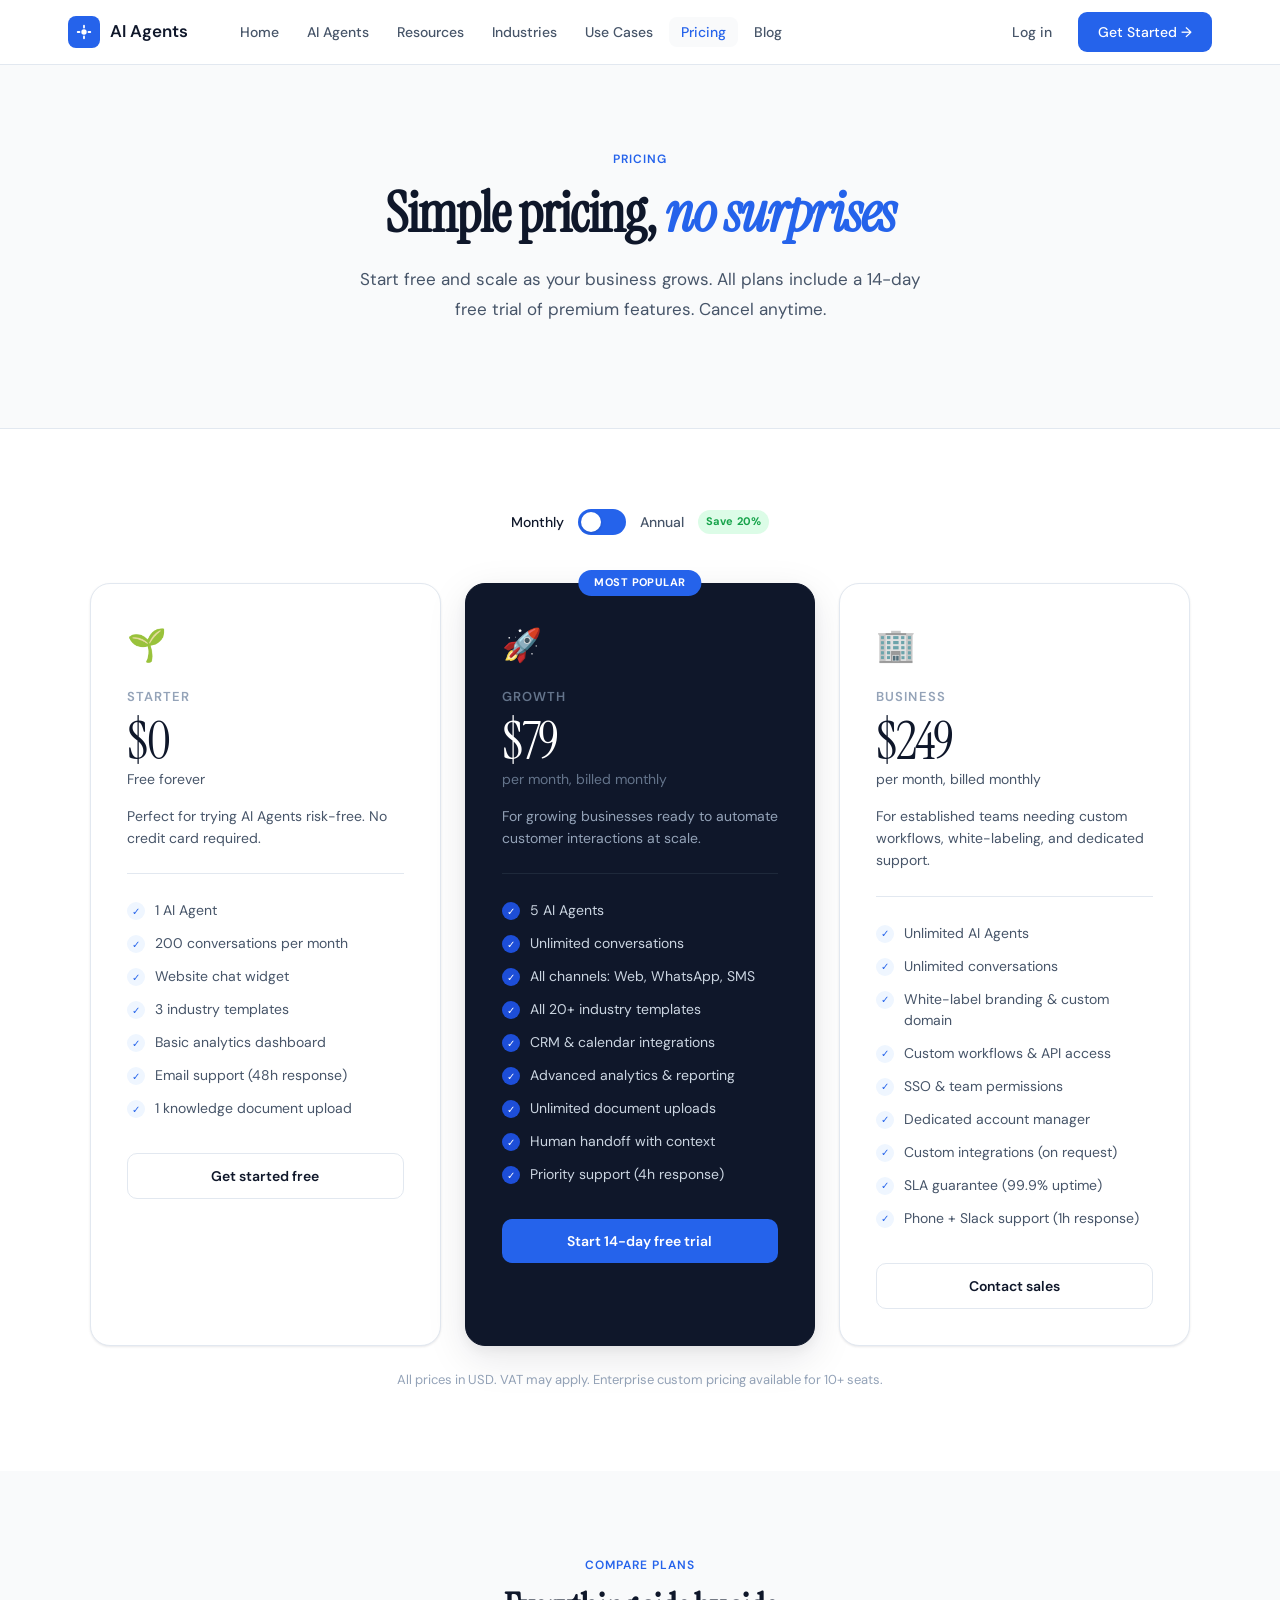
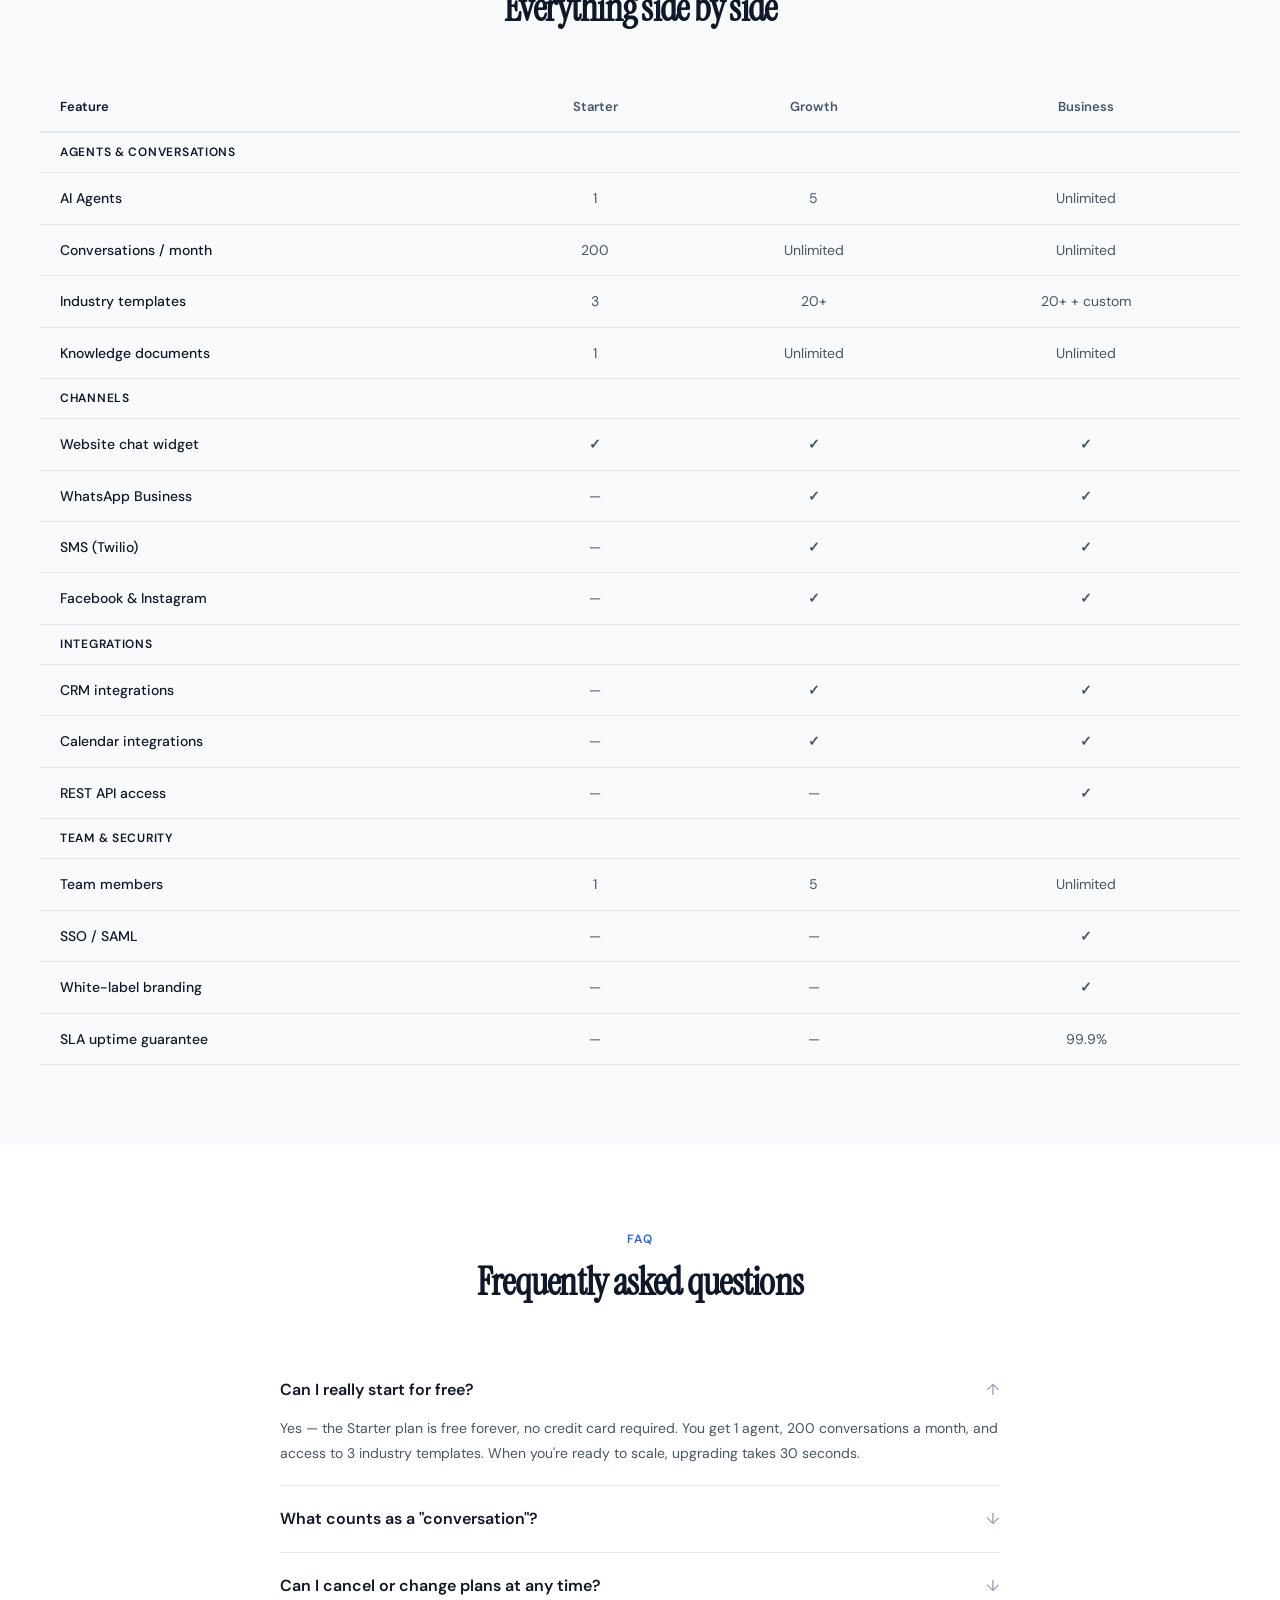
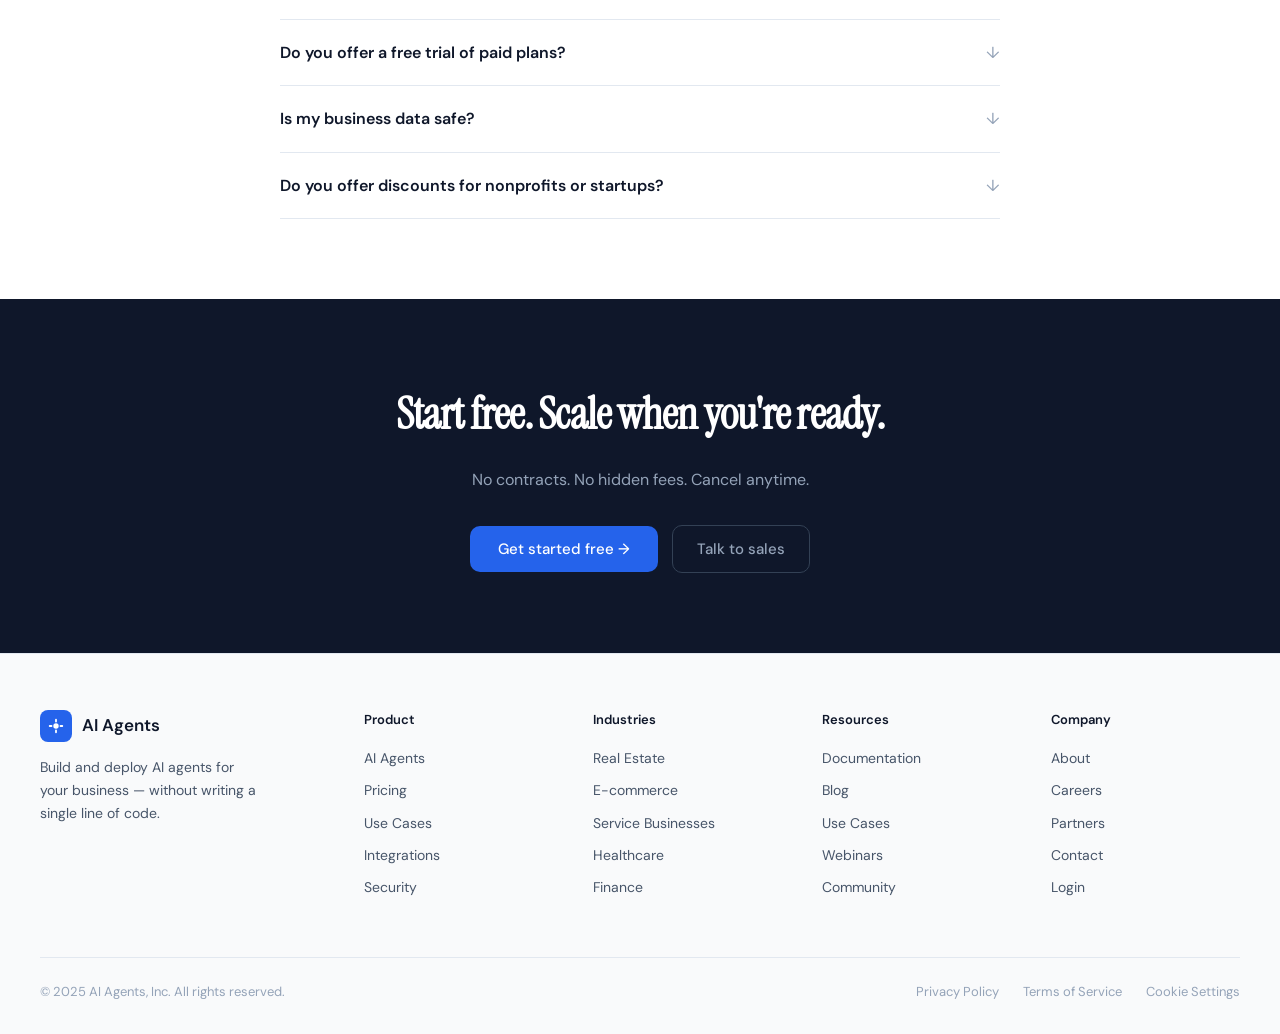
<file: pricing.html>
<!DOCTYPE html>
<html lang="en">
<head>
<meta charset="UTF-8">
<!-- SEO -->
<title>AI Agents Pricing — Free, $79/mo & $249/mo Plans | AI Agents</title>
<meta name="description" content="AI Agents offers a free Starter plan, a $79/month Growth plan with unlimited conversations, and a $249/month Business plan with white-label and API. No hidden fees.">
<meta name="keywords" content="AI agents pricing, AI chatbot cost, no-code AI agent price, AI agent subscription, AI automation pricing, free AI agent">
<meta name="robots" content="index, follow, max-snippet:-1, max-image-preview:large">
<link rel="canonical" href="https://www.aiagents.com/pricing.html">
<meta property="og:type" content="website">
<meta property="og:url" content="https://www.aiagents.com/pricing.html">
<meta property="og:title" content="AI Agents Pricing — Free, $79/mo & $249/mo Plans | AI Agents">
<meta property="og:description" content="AI Agents offers a free Starter plan, a $79/month Growth plan with unlimited conversations, and a $249/month Business plan with white-label and API. No hidden fees.">
<meta property="og:image" content="https://www.aiagents.com/og-image.png">
<meta property="og:site_name" content="AI Agents">
<meta name="twitter:card" content="summary_large_image">
<meta name="twitter:title" content="AI Agents Pricing — Free, $79/mo & $249/mo Plans | AI Agents">
<meta name="twitter:description" content="AI Agents offers a free Starter plan, a $79/month Growth plan with unlimited conversations, and a $249/month Business plan with white-label and API. No hidden fees.">
<meta name="twitter:image" content="https://www.aiagents.com/og-image.png">
<meta name="theme-color" content="#2563EB">
<script type="application/ld+json">{"@context":"https://schema.org","@type":"WebPage","name":"AI Agents Pricing","description":"Transparent pricing for AI Agents. Free starter plan available. Growth from $79/month. Business from $249/month. No hidden fees, cancel anytime.","url":"https://www.aiagents.com/pricing.html","breadcrumb":{"@type":"BreadcrumbList","itemListElement":[{"@type":"ListItem","position":1,"name":"Home","item":"https://www.aiagents.com/"},{"@type":"ListItem","position":2,"name":"Pricing","item":"https://www.aiagents.com/pricing.html"}]}}</script><meta name="viewport" content="width=device-width, initial-scale=1.0">

<link href="https://fonts.googleapis.com/css2?family=Instrument+Serif:ital@0;1&family=DM+Sans:opsz,wght@9..40,400;9..40,500;9..40,600&display=swap" rel="stylesheet">
<link rel="stylesheet" href="shared.css">
<style>
.toggle-wrap{display:flex;align-items:center;justify-content:center;gap:14px;margin-bottom:48px;}
.toggle-label{font-size:14px;font-weight:500;color:var(--slate);}
.toggle-label.active{color:var(--dark);}
.toggle-switch{width:48px;height:26px;background:var(--blue);border-radius:100px;cursor:pointer;position:relative;transition:background 0.2s;border:none;}
.toggle-knob{position:absolute;width:20px;height:20px;background:white;border-radius:50%;top:3px;left:3px;transition:left 0.2s;box-shadow:0 1px 3px rgba(0,0,0,0.15);}
.toggle-switch.annual .toggle-knob{left:25px;}
.save-badge{background:#DCFCE7;color:#16A34A;font-size:11px;font-weight:700;padding:3px 8px;border-radius:100px;letter-spacing:0.02em;}

.pricing-grid-full{display:grid;grid-template-columns:repeat(3,1fr);gap:24px;max-width:1100px;margin:0 auto;}
.pc{background:white;border-radius:20px;border:1px solid var(--border);padding:36px;box-shadow:var(--shadow-sm);transition:all 0.2s;position:relative;}
.pc:hover{box-shadow:var(--shadow-md);transform:translateY(-2px);}
.pc.featured{background:var(--dark);border-color:var(--dark);box-shadow:var(--shadow-lg);}
.pc.featured:hover{transform:translateY(-4px);}
.pop-badge{position:absolute;top:-14px;left:50%;transform:translateX(-50%);background:var(--blue);color:white;font-size:11px;font-weight:700;padding:4px 16px;border-radius:100px;letter-spacing:0.04em;text-transform:uppercase;white-space:nowrap;}
.plan-icon{font-size:32px;margin-bottom:16px;}
.plan-nm{font-size:13px;font-weight:600;text-transform:uppercase;letter-spacing:0.08em;color:var(--light-slate);margin-bottom:8px;}
.pc.featured .plan-nm{color:#64748B;}
.price-big{font-family:'Instrument Serif',serif;font-size:52px;color:var(--dark);letter-spacing:-0.04em;line-height:1;}
.pc.featured .price-big{color:white;}
.price-period{font-size:14px;color:var(--slate);}
.pc.featured .price-period{color:#64748B;}
.plan-tagline{font-size:14px;color:var(--slate);margin:14px 0 24px;line-height:1.6;}
.pc.featured .plan-tagline{color:#94A3B8;}
.pc hr{border:none;border-top:1px solid var(--border);margin-bottom:20px;}
.pc.featured hr{border-color:#1E293B;}
.pc ul{list-style:none;margin-bottom:28px;}
.pc ul li{display:flex;align-items:flex-start;gap:10px;font-size:14px;color:var(--slate);padding:6px 0;line-height:1.5;}
.pc.featured ul li{color:#CBD5E1;}
.ck{width:18px;height:18px;border-radius:50%;background:var(--blue-light);color:var(--blue);display:flex;align-items:center;justify-content:center;flex-shrink:0;font-size:10px;margin-top:2px;}
.pc.featured .ck{background:#1D4ED8;color:white;}
.pc .btn-p{width:100%;padding:13px;border-radius:10px;font-size:14px;font-weight:600;cursor:pointer;font-family:inherit;transition:all 0.15s;}
.btn-p-outline{background:white;color:var(--dark);border:1.5px solid var(--border);}
.btn-p-outline:hover{border-color:#94A3B8;background:var(--bg-soft);}
.btn-p-fill{background:var(--blue);color:white;border:none;}
.btn-p-fill:hover{background:#1D4ED8;box-shadow:0 4px 12px rgba(37,99,235,0.3);}

.compare-table{width:100%;border-collapse:collapse;}
.compare-table th{padding:14px 20px;text-align:center;font-size:13px;font-weight:600;color:var(--slate);border-bottom:2px solid var(--border);}
.compare-table th:first-child{text-align:left;color:var(--dark);}
.compare-table td{padding:14px 20px;text-align:center;font-size:14px;color:var(--slate);border-bottom:1px solid var(--border);}
.compare-table td:first-child{text-align:left;font-weight:500;color:var(--dark);}
.compare-table tr:hover td{background:var(--bg-soft);}
.compare-table .section-row td{background:var(--bg-soft);font-weight:600;color:var(--dark);font-size:12px;text-transform:uppercase;letter-spacing:0.06em;padding:10px 20px;}
.cyes{color:#16A34A;font-weight:600;font-size:16px;}
.cno{color:#CBD5E1;font-size:16px;}

.faq-item{border-bottom:1px solid var(--border);padding:20px 0;}
.faq-q{font-size:16px;font-weight:600;color:var(--dark);cursor:pointer;display:flex;justify-content:space-between;align-items:center;}
.faq-q:after{content:'↓';color:var(--light-slate);font-weight:400;}
.faq-a{font-size:14px;color:var(--slate);line-height:1.75;padding-top:14px;display:none;}
.faq-item.open .faq-q:after{content:'↑';}
.faq-item.open .faq-a{display:block;}

@media(max-width:900px){.pricing-grid-full{grid-template-columns:1fr;max-width:420px;}}
</style>
<meta name="ai-agents:topic" content="AI agent pricing, free AI chatbot, no-code AI subscription plans">
<script type="application/ld+json">
{"@context":"https://schema.org","@type":"FAQPage","mainEntity":[
  {"@type":"Question","name":"Can I really start for free?","acceptedAnswer":{"@type":"Answer","text":"Yes — the Starter plan is free forever with no credit card required. You get 1 AI agent and 200 conversations per month. Upgrade anytime in one click."}},
  {"@type":"Question","name":"What counts as a conversation?","acceptedAnswer":{"@type":"Answer","text":"A conversation is a single continuous session between your AI agent and a customer, regardless of how many messages are exchanged. Sessions resuming within 24 hours count as one conversation."}},
  {"@type":"Question","name":"Can I cancel or change plans at any time?","acceptedAnswer":{"@type":"Answer","text":"Yes. Upgrade, downgrade, or cancel anytime from your account settings. No lock-in contracts. If you cancel, you keep access until the end of your billing period."}},
  {"@type":"Question","name":"Do you offer a free trial of paid plans?","acceptedAnswer":{"@type":"Answer","text":"Yes — Growth and Business plans include a 14-day free trial with full feature access. No credit card required to start the trial."}},
  {"@type":"Question","name":"Is my business data safe with AI Agents?","acceptedAnswer":{"@type":"Answer","text":"Yes. All data is encrypted at rest and in transit. We are SOC 2 Type II compliant and GDPR-ready. We never use your business data to train our AI models."}}
]}
</script>
</head>
<body>
<a href="#main" style="position:absolute;left:-9999px;top:0;background:#2563EB;color:white;padding:8px 16px;border-radius:0 0 8px 8px;font-size:14px;font-weight:600;z-index:9999;" onfocus="this.style.left='0'">Skip to main content</a>

<div id="nav-placeholder"></div>

<main id="main">
<section aria-labelledby="page-h1" class="page-hero">
  <span class="eyebrow">Pricing</span>
  <h1>Simple pricing, <em>no surprises</em></h1>
  <p>Start free and scale as your business grows. All plans include a 14-day free trial of premium features. Cancel anytime.</p>
</section>

<section class="section">
  <div class="container">
    <!-- Toggle -->
    <div class="toggle-wrap fade-up">
      <span class="toggle-label active" id="monthly-label">Monthly</span>
      <button class="toggle-switch" id="billing-toggle" onclick="toggleBilling()"><div class="toggle-knob" id="toggle-knob"></div></button>
      <span class="toggle-label" id="annual-label">Annual</span>
      <span class="save-badge">Save 20%</span>
    </div>

    <div class="pricing-grid-full">
      <div class="pc fade-up">
        <div class="plan-icon">🌱</div>
        <div class="plan-nm">Starter</div>
        <div class="price-big" id="price-starter">$0</div>
        <div class="price-period" id="period-starter">Free forever</div>
        <p class="plan-tagline">Perfect for trying AI Agents risk-free. No credit card required.</p>
        <hr>
        <ul>
          <li><span class="ck">✓</span>1 AI Agent</li>
          <li><span class="ck">✓</span>200 conversations per month</li>
          <li><span class="ck">✓</span>Website chat widget</li>
          <li><span class="ck">✓</span>3 industry templates</li>
          <li><span class="ck">✓</span>Basic analytics dashboard</li>
          <li><span class="ck">✓</span>Email support (48h response)</li>
          <li><span class="ck">✓</span>1 knowledge document upload</li>
        </ul>
        <button class="btn-p btn-p-outline" onclick="location.href='login.html#signup'">Get started free</button>
      </div>
      <div class="pc featured fade-up">
        <div class="pop-badge">Most Popular</div>
        <div class="plan-icon">🚀</div>
        <div class="plan-nm">Growth</div>
        <div class="price-big" id="price-growth">$79</div>
        <div class="price-period" id="period-growth">per month, billed monthly</div>
        <p class="plan-tagline">For growing businesses ready to automate customer interactions at scale.</p>
        <hr>
        <ul>
          <li><span class="ck">✓</span>5 AI Agents</li>
          <li><span class="ck">✓</span>Unlimited conversations</li>
          <li><span class="ck">✓</span>All channels: Web, WhatsApp, SMS</li>
          <li><span class="ck">✓</span>All 20+ industry templates</li>
          <li><span class="ck">✓</span>CRM & calendar integrations</li>
          <li><span class="ck">✓</span>Advanced analytics & reporting</li>
          <li><span class="ck">✓</span>Unlimited document uploads</li>
          <li><span class="ck">✓</span>Human handoff with context</li>
          <li><span class="ck">✓</span>Priority support (4h response)</li>
        </ul>
        <button class="btn-p btn-p-fill" onclick="location.href='login.html#signup'">Start 14-day free trial</button>
      </div>
      <div class="pc fade-up">
        <div class="plan-icon">🏢</div>
        <div class="plan-nm">Business</div>
        <div class="price-big" id="price-business">$249</div>
        <div class="price-period" id="period-business">per month, billed monthly</div>
        <p class="plan-tagline">For established teams needing custom workflows, white-labeling, and dedicated support.</p>
        <hr>
        <ul>
          <li><span class="ck">✓</span>Unlimited AI Agents</li>
          <li><span class="ck">✓</span>Unlimited conversations</li>
          <li><span class="ck">✓</span>White-label branding & custom domain</li>
          <li><span class="ck">✓</span>Custom workflows & API access</li>
          <li><span class="ck">✓</span>SSO & team permissions</li>
          <li><span class="ck">✓</span>Dedicated account manager</li>
          <li><span class="ck">✓</span>Custom integrations (on request)</li>
          <li><span class="ck">✓</span>SLA guarantee (99.9% uptime)</li>
          <li><span class="ck">✓</span>Phone + Slack support (1h response)</li>
        </ul>
        <button class="btn-p btn-p-outline" onclick="location.href='mailto:sales@aiagents.com'">Contact sales</button>
      </div>
    </div>

    <p style="text-align:center;margin-top:24px;font-size:13px;color:var(--light-slate);">All prices in USD. VAT may apply. Enterprise custom pricing available for 10+ seats.</p>
  </div>
</section>

<!-- Feature Comparison -->
<section class="section section-soft">
  <div class="container">
    <div class="section-header fade-up">
      <span class="section-eyebrow">Compare Plans</span>
      <h2 class="section-title">Everything side by side</h2>
    </div>
    <div class="fade-up" style="overflow-x:auto;">
      <table class="compare-table">
        <thead><tr><th>Feature</th><th>Starter</th><th>Growth</th><th>Business</th></tr></thead>
        <tbody>
          <tr class="section-row"><td colspan="4">Agents & Conversations</td></tr>
          <tr><td>AI Agents</td><td>1</td><td>5</td><td>Unlimited</td></tr>
          <tr><td>Conversations / month</td><td>200</td><td>Unlimited</td><td>Unlimited</td></tr>
          <tr><td>Industry templates</td><td>3</td><td>20+</td><td>20+ + custom</td></tr>
          <tr><td>Knowledge documents</td><td>1</td><td>Unlimited</td><td>Unlimited</td></tr>
          <tr class="section-row"><td colspan="4">Channels</td></tr>
          <tr><td>Website chat widget</td><td class="cyes">✓</td><td class="cyes">✓</td><td class="cyes">✓</td></tr>
          <tr><td>WhatsApp Business</td><td class="cno">—</td><td class="cyes">✓</td><td class="cyes">✓</td></tr>
          <tr><td>SMS (Twilio)</td><td class="cno">—</td><td class="cyes">✓</td><td class="cyes">✓</td></tr>
          <tr><td>Facebook & Instagram</td><td class="cno">—</td><td class="cyes">✓</td><td class="cyes">✓</td></tr>
          <tr class="section-row"><td colspan="4">Integrations</td></tr>
          <tr><td>CRM integrations</td><td class="cno">—</td><td class="cyes">✓</td><td class="cyes">✓</td></tr>
          <tr><td>Calendar integrations</td><td class="cno">—</td><td class="cyes">✓</td><td class="cyes">✓</td></tr>
          <tr><td>REST API access</td><td class="cno">—</td><td class="cno">—</td><td class="cyes">✓</td></tr>
          <tr class="section-row"><td colspan="4">Team & Security</td></tr>
          <tr><td>Team members</td><td>1</td><td>5</td><td>Unlimited</td></tr>
          <tr><td>SSO / SAML</td><td class="cno">—</td><td class="cno">—</td><td class="cyes">✓</td></tr>
          <tr><td>White-label branding</td><td class="cno">—</td><td class="cno">—</td><td class="cyes">✓</td></tr>
          <tr><td>SLA uptime guarantee</td><td class="cno">—</td><td class="cno">—</td><td>99.9%</td></tr>
        </tbody>
      </table>
    </div>
  </div>
</section>

<!-- FAQ -->
<section class="section">
  <div class="container" style="max-width:720px;">
    <div class="section-header fade-up">
      <span class="section-eyebrow">FAQ</span>
      <h2 class="section-title">Frequently asked questions</h2>
    </div>
    <div class="fade-up">
      <div class="faq-item open">
        <div class="faq-q" onclick="toggleFaq(this)">Can I really start for free?</div>
        <div class="faq-a">Yes — the Starter plan is free forever, no credit card required. You get 1 agent, 200 conversations a month, and access to 3 industry templates. When you're ready to scale, upgrading takes 30 seconds.</div>
      </div>
      <div class="faq-item">
        <div class="faq-q" onclick="toggleFaq(this)">What counts as a "conversation"?</div>
        <div class="faq-a">A conversation is a single continuous session between your AI agent and a customer. Whether it lasts 2 messages or 20, it counts as one conversation. Sessions that resume within 24 hours are counted as the same conversation.</div>
      </div>
      <div class="faq-item">
        <div class="faq-q" onclick="toggleFaq(this)">Can I cancel or change plans at any time?</div>
        <div class="faq-a">Absolutely. You can upgrade, downgrade, or cancel at any time from your account settings. If you cancel, you keep access until the end of your current billing period. We don't do lock-in contracts.</div>
      </div>
      <div class="faq-item">
        <div class="faq-q" onclick="toggleFaq(this)">Do you offer a free trial of paid plans?</div>
        <div class="faq-a">Yes — the Growth and Business plans come with a 14-day free trial that includes all features. No credit card is required to start the trial.</div>
      </div>
      <div class="faq-item">
        <div class="faq-q" onclick="toggleFaq(this)">Is my business data safe?</div>
        <div class="faq-a">We take data security seriously. All data is encrypted at rest and in transit. We are SOC 2 Type II compliant and GDPR-ready. We never use your business data to train our models.</div>
      </div>
      <div class="faq-item">
        <div class="faq-q" onclick="toggleFaq(this)">Do you offer discounts for nonprofits or startups?</div>
        <div class="faq-a">Yes — we offer a 40% discount for registered nonprofits and an extended 6-month trial for early-stage startups. Email us at hello@aiagents.com with proof of status.</div>
      </div>
    </div>
  </div>
</section>

<div class="cta-band">
  <div class="container" style="text-align:center;">
    <h2>Start free. Scale when you're ready.</h2>
    <p>No contracts. No hidden fees. Cancel anytime.</p>
    <div class="cta-actions">
      <button class="btn-cta" onclick="location.href='login.html#signup'">Get started free →</button>
      <button class="btn-cta-ghost" onclick="location.href='mailto:sales@aiagents.com'">Talk to sales</button>
    </div>
  </div>
</div>

</main>
<div id="footer-placeholder"></div>
<script src="nav.js"></script>
<script>
initPage('Pricing');
let isAnnual = false;
function toggleBilling(){
  isAnnual = !isAnnual;
  const t = document.getElementById('billing-toggle');
  t.classList.toggle('annual', isAnnual);
  document.getElementById('monthly-label').classList.toggle('active', !isAnnual);
  document.getElementById('annual-label').classList.toggle('active', isAnnual);
  document.getElementById('price-growth').textContent = isAnnual ? '$63' : '$79';
  document.getElementById('period-growth').textContent = isAnnual ? 'per month, billed annually ($756/yr)' : 'per month, billed monthly';
  document.getElementById('price-business').textContent = isAnnual ? '$199' : '$249';
  document.getElementById('period-business').textContent = isAnnual ? 'per month, billed annually ($2,388/yr)' : 'per month, billed monthly';
}
function toggleFaq(el){
  const item = el.parentElement;
  item.classList.toggle('open');
}
</script>
</body>
</html>
</file>
<file: shared.css>
@import url('https://fonts.googleapis.com/css2?family=Instrument+Serif:ital@0;1&family=DM+Sans:opsz,wght@9..40,300;9..40,400;9..40,500;9..40,600&display=swap');

:root {
  --blue: #2563EB;
  --indigo: #4F46E5;
  --dark: #0F172A;
  --slate: #475569;
  --light-slate: #94A3B8;
  --bg: #FFFFFF;
  --bg-soft: #F9FAFB;
  --bg-subtle: #F1F5F9;
  --border: #E2E8F0;
  --blue-light: #EFF6FF;
  --blue-mid: #DBEAFE;
  --shadow-sm: 0 1px 3px rgba(15,23,42,0.06), 0 1px 2px rgba(15,23,42,0.04);
  --shadow-md: 0 4px 16px rgba(15,23,42,0.08), 0 2px 6px rgba(15,23,42,0.04);
  --shadow-lg: 0 12px 40px rgba(15,23,42,0.10), 0 4px 12px rgba(15,23,42,0.05);
  --radius: 12px;
  --radius-lg: 20px;
}

*, *::before, *::after { box-sizing: border-box; margin: 0; padding: 0; }
html { scroll-behavior: smooth; }
body {
  font-family: 'DM Sans', sans-serif;
  background: var(--bg);
  color: var(--dark);
  font-size: 16px;
  line-height: 1.6;
  -webkit-font-smoothing: antialiased;
}

/* ── NAV ── */
nav {
  position: sticky; top: 0; z-index: 100;
  background: rgba(255,255,255,0.92);
  backdrop-filter: blur(16px);
  border-bottom: 1px solid var(--border);
}
.nav-inner {
  max-width: 1200px; margin: 0 auto; padding: 0 28px;
  height: 64px; display: flex; align-items: center;
}
.logo {
  display: flex; align-items: center; gap: 10px;
  font-weight: 600; font-size: 17px; color: var(--dark);
  text-decoration: none; margin-right: 40px; flex-shrink: 0;
}
.logo-icon {
  width: 32px; height: 32px; background: var(--blue);
  border-radius: 8px; display: flex; align-items: center; justify-content: center;
}
.logo-icon svg { width: 18px; height: 18px; }
.nav-links { display: flex; align-items: center; gap: 4px; list-style: none; flex: 1; }
.nav-links a {
  text-decoration: none; color: var(--slate); font-size: 14px; font-weight: 500;
  padding: 6px 12px; border-radius: 8px; transition: all 0.15s;
}
.nav-links a:hover, .nav-links a.active { color: var(--dark); background: var(--bg-soft); }
.nav-links a.active { color: var(--blue); }
.nav-actions { display: flex; align-items: center; gap: 10px; margin-left: auto; }
.btn-ghost {
  background: none; border: none; color: var(--slate); font-size: 14px; font-weight: 500;
  padding: 8px 16px; border-radius: 8px; cursor: pointer; transition: all 0.15s; font-family: inherit;
  text-decoration: none; display: inline-flex; align-items: center;
}
.btn-ghost:hover { color: var(--dark); background: var(--bg-soft); }
.btn-primary {
  background: var(--blue); color: white; border: none; font-size: 14px; font-weight: 500;
  padding: 9px 20px; border-radius: 9px; cursor: pointer; transition: all 0.15s;
  font-family: inherit; text-decoration: none; display: inline-flex; align-items: center; gap: 6px;
}
.btn-primary:hover { background: #1D4ED8; transform: translateY(-1px); box-shadow: 0 4px 12px rgba(37,99,235,0.3); }

/* ── PAGE HERO ── */
.page-hero {
  padding: 80px 28px 72px;
  background: var(--bg-soft);
  border-bottom: 1px solid var(--border);
  text-align: center;
}
.page-hero .eyebrow {
  display: inline-block; font-size: 12px; font-weight: 600;
  letter-spacing: 0.08em; text-transform: uppercase; color: var(--blue); margin-bottom: 14px;
}
.page-hero h1 {
  font-family: 'Instrument Serif', serif;
  font-size: clamp(34px, 5vw, 56px);
  line-height: 1.1; letter-spacing: -0.02em; color: var(--dark);
  margin-bottom: 20px; max-width: 700px; margin-left: auto; margin-right: auto;
}
.page-hero h1 em { font-style: italic; color: var(--blue); }
.page-hero p {
  font-size: 17px; color: var(--slate); max-width: 580px;
  margin: 0 auto 32px; line-height: 1.75;
}
.hero-ctas { display: flex; align-items: center; justify-content: center; gap: 14px; flex-wrap: wrap; }
.btn-hero {
  background: var(--blue); color: white; border: none; font-size: 15px; font-weight: 500;
  padding: 13px 28px; border-radius: 10px; cursor: pointer; transition: all 0.15s;
  font-family: inherit; display: inline-flex; align-items: center; gap: 8px;
}
.btn-hero:hover { background: #1D4ED8; transform: translateY(-1px); box-shadow: 0 6px 20px rgba(37,99,235,0.32); }
.btn-outline {
  background: white; color: var(--dark); border: 1.5px solid var(--border); font-size: 15px;
  font-weight: 500; padding: 13px 24px; border-radius: 10px; cursor: pointer; transition: all 0.15s;
  font-family: inherit; display: inline-flex; align-items: center; gap: 8px;
}
.btn-outline:hover { border-color: #CBD5E1; background: white; }

/* ── CONTENT SECTIONS ── */
.section { padding: 80px 28px; }
.section-soft { background: var(--bg-soft); }
.container { max-width: 1200px; margin: 0 auto; }
.section-header { text-align: center; max-width: 600px; margin: 0 auto 52px; }
.section-eyebrow {
  display: inline-block; font-size: 12px; font-weight: 600;
  letter-spacing: 0.08em; text-transform: uppercase; color: var(--blue); margin-bottom: 12px;
}
.section-title {
  font-family: 'Instrument Serif', serif;
  font-size: clamp(26px, 3.5vw, 38px); line-height: 1.15;
  letter-spacing: -0.02em; color: var(--dark); margin-bottom: 14px;
}
.section-subtitle { font-size: 16px; color: var(--slate); line-height: 1.7; }

/* ── CARDS ── */
.card {
  background: white; border-radius: var(--radius-lg); border: 1px solid var(--border);
  box-shadow: var(--shadow-sm); padding: 32px; transition: all 0.2s;
}
.card:hover { transform: translateY(-3px); box-shadow: var(--shadow-lg); border-color: #CBD5E1; }
.card-icon {
  width: 52px; height: 52px; border-radius: 14px; display: flex;
  align-items: center; justify-content: center; font-size: 24px; margin-bottom: 18px;
  background: var(--blue-light);
}
.card h3 { font-size: 17px; font-weight: 600; color: var(--dark); margin-bottom: 10px; }
.card p { font-size: 14px; color: var(--slate); line-height: 1.65; }

/* ── GRID LAYOUTS ── */
.grid-3 { display: grid; grid-template-columns: repeat(3,1fr); gap: 24px; }
.grid-2 { display: grid; grid-template-columns: repeat(2,1fr); gap: 32px; }
.grid-4 { display: grid; grid-template-columns: repeat(4,1fr); gap: 24px; }

/* ── IMAGES ── */
.img-rounded { border-radius: var(--radius-lg); overflow: hidden; }
.img-rounded img { width: 100%; height: 100%; object-fit: cover; display: block; }
.img-card {
  border-radius: var(--radius-lg); overflow: hidden;
  border: 1px solid var(--border); box-shadow: var(--shadow-md);
}
.img-card img { width: 100%; display: block; object-fit: cover; }

/* ── FEATURE ROW ── */
.feature-row {
  display: grid; grid-template-columns: 1fr 1fr; gap: 64px; align-items: center;
  padding: 64px 0;
}
.feature-row + .feature-row { border-top: 1px solid var(--border); }
.feature-row.reverse { direction: rtl; }
.feature-row.reverse > * { direction: ltr; }
.feature-text h2 {
  font-family: 'Instrument Serif', serif;
  font-size: clamp(24px, 3vw, 34px); line-height: 1.2;
  letter-spacing: -0.02em; color: var(--dark); margin-bottom: 16px;
}
.feature-text p { font-size: 15px; color: var(--slate); line-height: 1.75; margin-bottom: 20px; }
.feature-list { list-style: none; }
.feature-list li {
  display: flex; align-items: flex-start; gap: 10px; font-size: 14px;
  color: var(--slate); padding: 6px 0;
}
.feature-list .check {
  width: 20px; height: 20px; border-radius: 50%; background: var(--blue-light);
  color: var(--blue); display: flex; align-items: center; justify-content: center;
  flex-shrink: 0; font-size: 11px; margin-top: 2px;
}

/* ── TAGS ── */
.tag {
  font-size: 12px; font-weight: 500; padding: 4px 10px; border-radius: 100px;
  background: var(--bg-soft); color: var(--slate); border: 1px solid var(--border);
  display: inline-block;
}
.tag-blue { background: var(--blue-light); color: var(--blue); border-color: var(--blue-mid); }
.tags { display: flex; flex-wrap: wrap; gap: 6px; margin-top: 12px; }

/* ── STAT BOXES ── */
.stat-grid { display: grid; grid-template-columns: repeat(4,1fr); gap: 24px; }
.stat-box {
  background: white; border-radius: var(--radius); border: 1px solid var(--border);
  padding: 28px 24px; box-shadow: var(--shadow-sm); text-align: center;
}
.stat-num {
  font-family: 'Instrument Serif', serif;
  font-size: 40px; font-weight: 400; color: var(--dark); letter-spacing: -0.03em; line-height: 1;
}
.stat-num span { color: var(--blue); }
.stat-lbl { font-size: 13px; color: var(--slate); margin-top: 6px; font-weight: 500; }

/* ── TESTIMONIALS ── */
.testimonial-card {
  background: white; border-radius: var(--radius-lg); border: 1px solid var(--border);
  box-shadow: var(--shadow-sm); padding: 32px;
}
.testimonial-card blockquote {
  font-size: 15px; color: var(--dark); line-height: 1.7; margin-bottom: 20px;
  font-style: italic;
}
.testimonial-author { display: flex; align-items: center; gap: 12px; }
.author-avatar {
  width: 40px; height: 40px; border-radius: 50%; display: flex;
  align-items: center; justify-content: center; font-size: 14px;
  font-weight: 600; color: white; flex-shrink: 0;
}
.author-name { font-size: 14px; font-weight: 600; color: var(--dark); }
.author-role { font-size: 12px; color: var(--light-slate); }
.stars { color: #F59E0B; font-size: 13px; margin-bottom: 14px; }

/* ── CTA BAND ── */
.cta-band {
  background: var(--dark); padding: 80px 28px; text-align: center;
}
.cta-band h2 {
  font-family: 'Instrument Serif', serif;
  font-size: clamp(28px, 4vw, 44px); color: white;
  letter-spacing: -0.02em; margin-bottom: 16px;
}
.cta-band p { font-size: 16px; color: #94A3B8; max-width: 480px; margin: 0 auto 32px; line-height: 1.7; }
.cta-actions { display: flex; justify-content: center; align-items: center; gap: 14px; flex-wrap: wrap; }
.btn-cta { background: var(--blue); color: white; border: none; font-size: 15px; font-weight: 500; padding: 13px 28px; border-radius: 10px; cursor: pointer; transition: all 0.15s; font-family: inherit; }
.btn-cta:hover { background: #1D4ED8; transform: translateY(-1px); box-shadow: 0 6px 20px rgba(37,99,235,0.35); }
.btn-cta-ghost { background: none; color: #94A3B8; border: 1.5px solid #334155; font-size: 15px; font-weight: 500; padding: 13px 24px; border-radius: 10px; cursor: pointer; transition: all 0.15s; font-family: inherit; }
.btn-cta-ghost:hover { border-color: #475569; color: white; }

/* ── FOOTER ── */
footer { background: var(--bg-soft); border-top: 1px solid var(--border); padding: 56px 28px 32px; }
.footer-inner { max-width: 1200px; margin: 0 auto; }
.footer-top { display: grid; grid-template-columns: 1.5fr 1fr 1fr 1fr 1fr; gap: 40px; margin-bottom: 48px; }
.footer-brand p { font-size: 14px; color: var(--slate); line-height: 1.65; margin-top: 14px; max-width: 220px; }
.footer-col h5 { font-size: 13px; font-weight: 600; color: var(--dark); margin-bottom: 16px; }
.footer-col a { display: block; font-size: 14px; color: var(--slate); text-decoration: none; margin-bottom: 10px; transition: color 0.12s; }
.footer-col a:hover { color: var(--dark); }
.footer-bottom { border-top: 1px solid var(--border); padding-top: 24px; display: flex; align-items: center; justify-content: space-between; }
.footer-bottom p { font-size: 13px; color: var(--light-slate); }
.footer-legal { display: flex; gap: 24px; }
.footer-legal a { font-size: 13px; color: var(--light-slate); text-decoration: none; }
.footer-legal a:hover { color: var(--slate); }

/* ── ANIMATIONS ── */
.fade-up { opacity: 0; transform: translateY(20px); transition: opacity 0.6s ease, transform 0.6s ease; }
.fade-up.visible { opacity: 1; transform: translateY(0); }

/* ── PRICING (shared) ── */
.pricing-grid { display: grid; grid-template-columns: repeat(3,1fr); gap: 24px; max-width: 1000px; margin: 0 auto; align-items: start; }
.pricing-card { background: white; border-radius: var(--radius-lg); border: 1px solid var(--border); padding: 32px; box-shadow: var(--shadow-sm); transition: all 0.2s; position: relative; }
.pricing-card:hover { box-shadow: var(--shadow-md); transform: translateY(-2px); }
.pricing-card.featured { background: var(--dark); border-color: var(--dark); box-shadow: var(--shadow-lg); }
.popular-badge { position: absolute; top: -13px; left: 50%; transform: translateX(-50%); background: var(--blue); color: white; font-size: 11px; font-weight: 600; padding: 4px 14px; border-radius: 100px; letter-spacing: 0.04em; text-transform: uppercase; white-space: nowrap; }
.plan-name { font-size: 13px; font-weight: 600; text-transform: uppercase; letter-spacing: 0.06em; color: var(--light-slate); margin-bottom: 10px; }
.pricing-card.featured .plan-name { color: #64748B; }
.price-row { display: flex; align-items: baseline; gap: 4px; margin-bottom: 6px; }
.currency { font-size: 20px; font-weight: 600; color: var(--dark); }
.amount { font-size: 44px; font-weight: 700; color: var(--dark); letter-spacing: -0.04em; line-height: 1; }
.period { font-size: 14px; color: var(--slate); }
.pricing-card.featured .currency, .pricing-card.featured .amount { color: white; }
.pricing-card.featured .period { color: #64748B; }
.plan-desc { font-size: 13px; color: var(--slate); margin-bottom: 24px; line-height: 1.5; }
.pricing-card.featured .plan-desc { color: #94A3B8; }
.pricing-divider { border: none; border-top: 1px solid var(--border); margin-bottom: 20px; }
.pricing-card.featured .pricing-divider { border-color: #1E293B; }
.feature-list-p { list-style: none; margin-bottom: 28px; }
.feature-list-p li { display: flex; align-items: center; gap: 10px; font-size: 14px; color: var(--slate); padding: 5px 0; }
.pricing-card.featured .feature-list-p li { color: #CBD5E1; }
.pcheck { width: 18px; height: 18px; border-radius: 50%; background: var(--blue-light); color: var(--blue); display: flex; align-items: center; justify-content: center; flex-shrink: 0; font-size: 10px; }
.pricing-card.featured .pcheck { background: #1D4ED8; color: white; }
.btn-plan { width: 100%; padding: 12px; border-radius: 10px; font-size: 14px; font-weight: 600; cursor: pointer; transition: all 0.15s; font-family: inherit; }
.btn-plan-outline { background: white; color: var(--dark); border: 1.5px solid var(--border); }
.btn-plan-outline:hover { border-color: #CBD5E1; background: var(--bg-soft); }
.btn-plan-filled { background: var(--blue); color: white; border: none; }
.btn-plan-filled:hover { background: #1D4ED8; box-shadow: 0 4px 12px rgba(37,99,235,0.3); }

/* ── BLOG CARD ── */
.blog-card { background: white; border-radius: var(--radius-lg); border: 1px solid var(--border); box-shadow: var(--shadow-sm); overflow: hidden; transition: all 0.2s; }
.blog-card:hover { transform: translateY(-3px); box-shadow: var(--shadow-lg); }
.blog-card img { width: 100%; height: 200px; object-fit: cover; display: block; }
.blog-card-body { padding: 24px; }
.blog-cat { font-size: 11px; font-weight: 600; text-transform: uppercase; letter-spacing: 0.06em; color: var(--blue); margin-bottom: 10px; }
.blog-card h3 { font-size: 16px; font-weight: 600; color: var(--dark); line-height: 1.4; margin-bottom: 10px; }
.blog-card p { font-size: 13px; color: var(--slate); line-height: 1.6; margin-bottom: 16px; }
.blog-meta { font-size: 12px; color: var(--light-slate); display: flex; align-items: center; gap: 12px; }

/* ── FORM ── */
.form-group { margin-bottom: 20px; }
.form-group label { display: block; font-size: 13px; font-weight: 600; color: var(--dark); margin-bottom: 8px; }
.form-group input, .form-group select, .form-group textarea {
  width: 100%; padding: 11px 14px; border-radius: 9px; border: 1.5px solid var(--border);
  font-size: 14px; color: var(--dark); font-family: inherit; background: white;
  transition: border-color 0.15s; outline: none;
}
.form-group input:focus, .form-group select:focus, .form-group textarea:focus { border-color: var(--blue); box-shadow: 0 0 0 3px var(--blue-light); }
.form-group textarea { min-height: 120px; resize: vertical; }
.form-submit { width: 100%; padding: 13px; background: var(--blue); color: white; border: none; border-radius: 10px; font-size: 15px; font-weight: 600; cursor: pointer; font-family: inherit; transition: all 0.15s; }
.form-submit:hover { background: #1D4ED8; transform: translateY(-1px); box-shadow: 0 4px 12px rgba(37,99,235,0.3); }

@media (max-width: 900px) {
  .grid-3, .grid-4 { grid-template-columns: 1fr; }
  .grid-2 { grid-template-columns: 1fr; }
  .stat-grid { grid-template-columns: repeat(2,1fr); }
  .pricing-grid { grid-template-columns: 1fr; max-width: 420px; }
  .footer-top { grid-template-columns: 1fr 1fr; }
  .nav-links { display: none; }
  .feature-row { grid-template-columns: 1fr; gap: 32px; }
  .feature-row.reverse { direction: ltr; }
}
</file>
